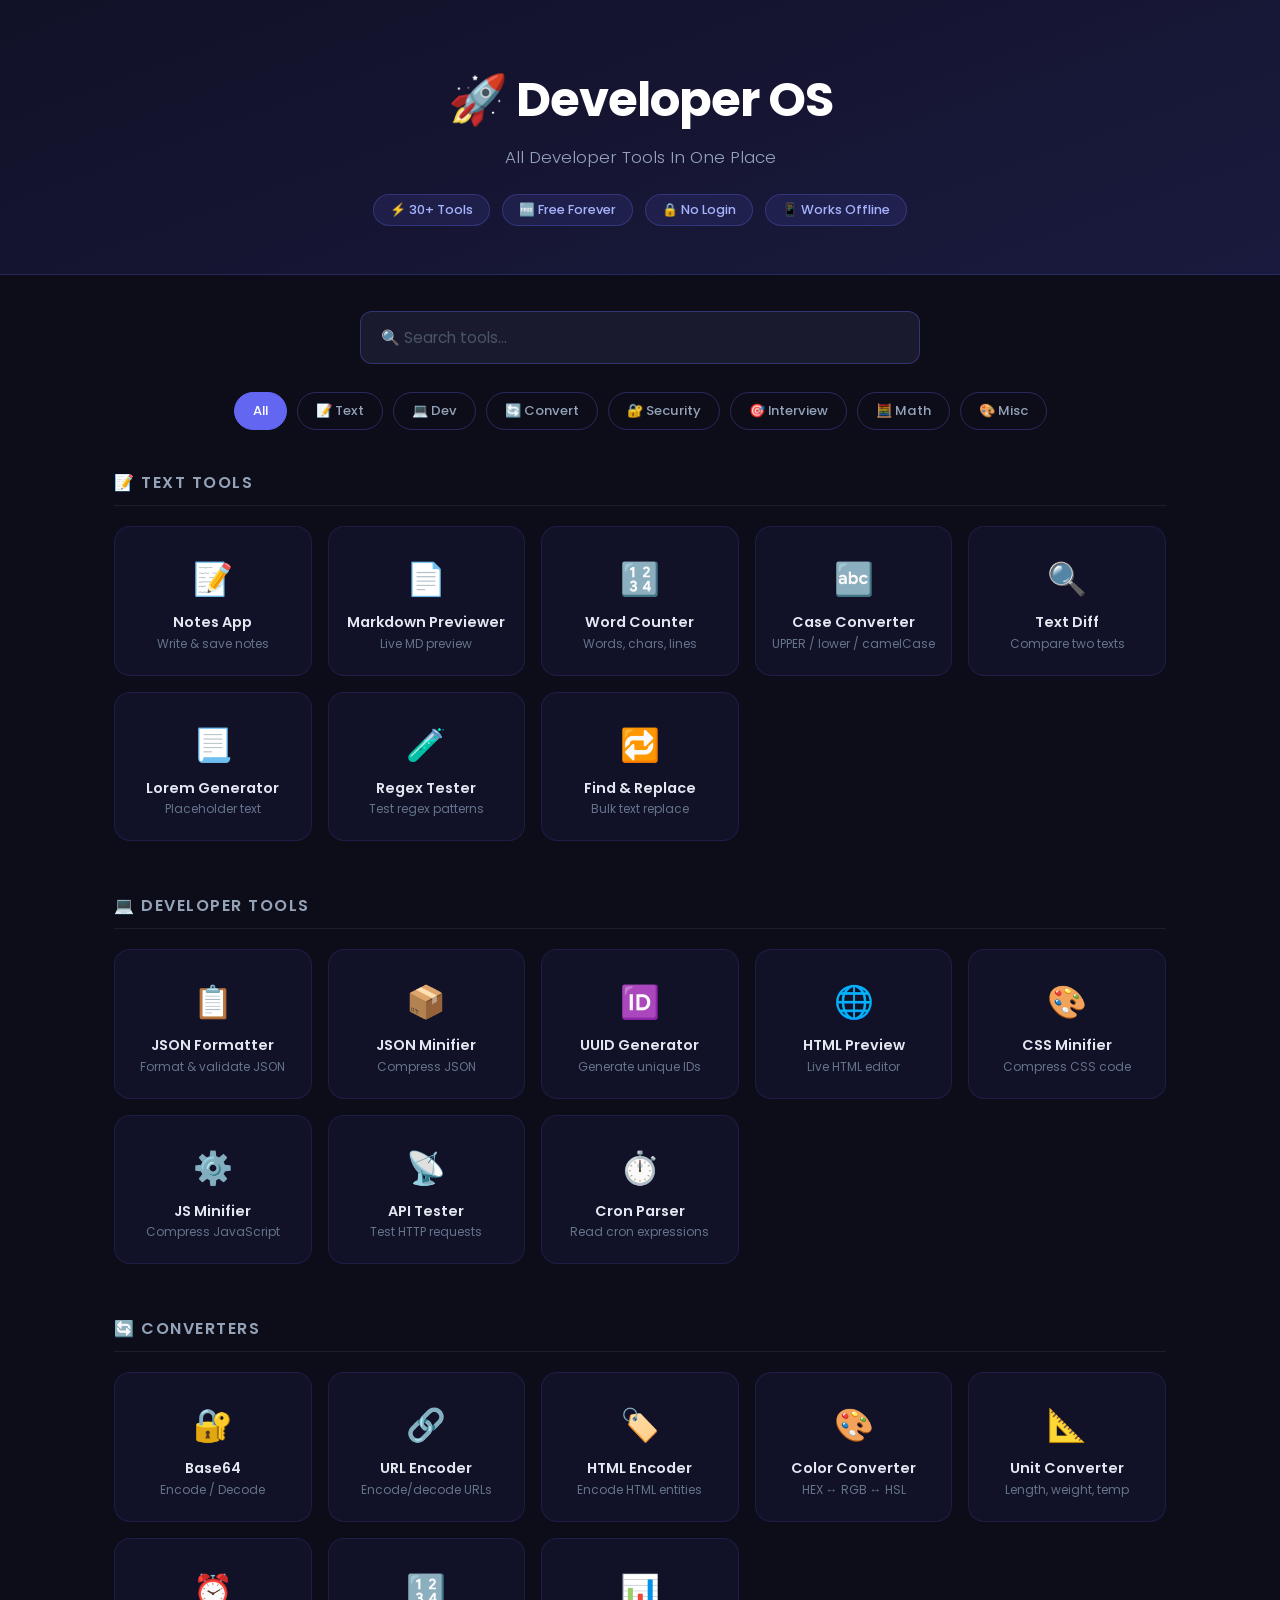
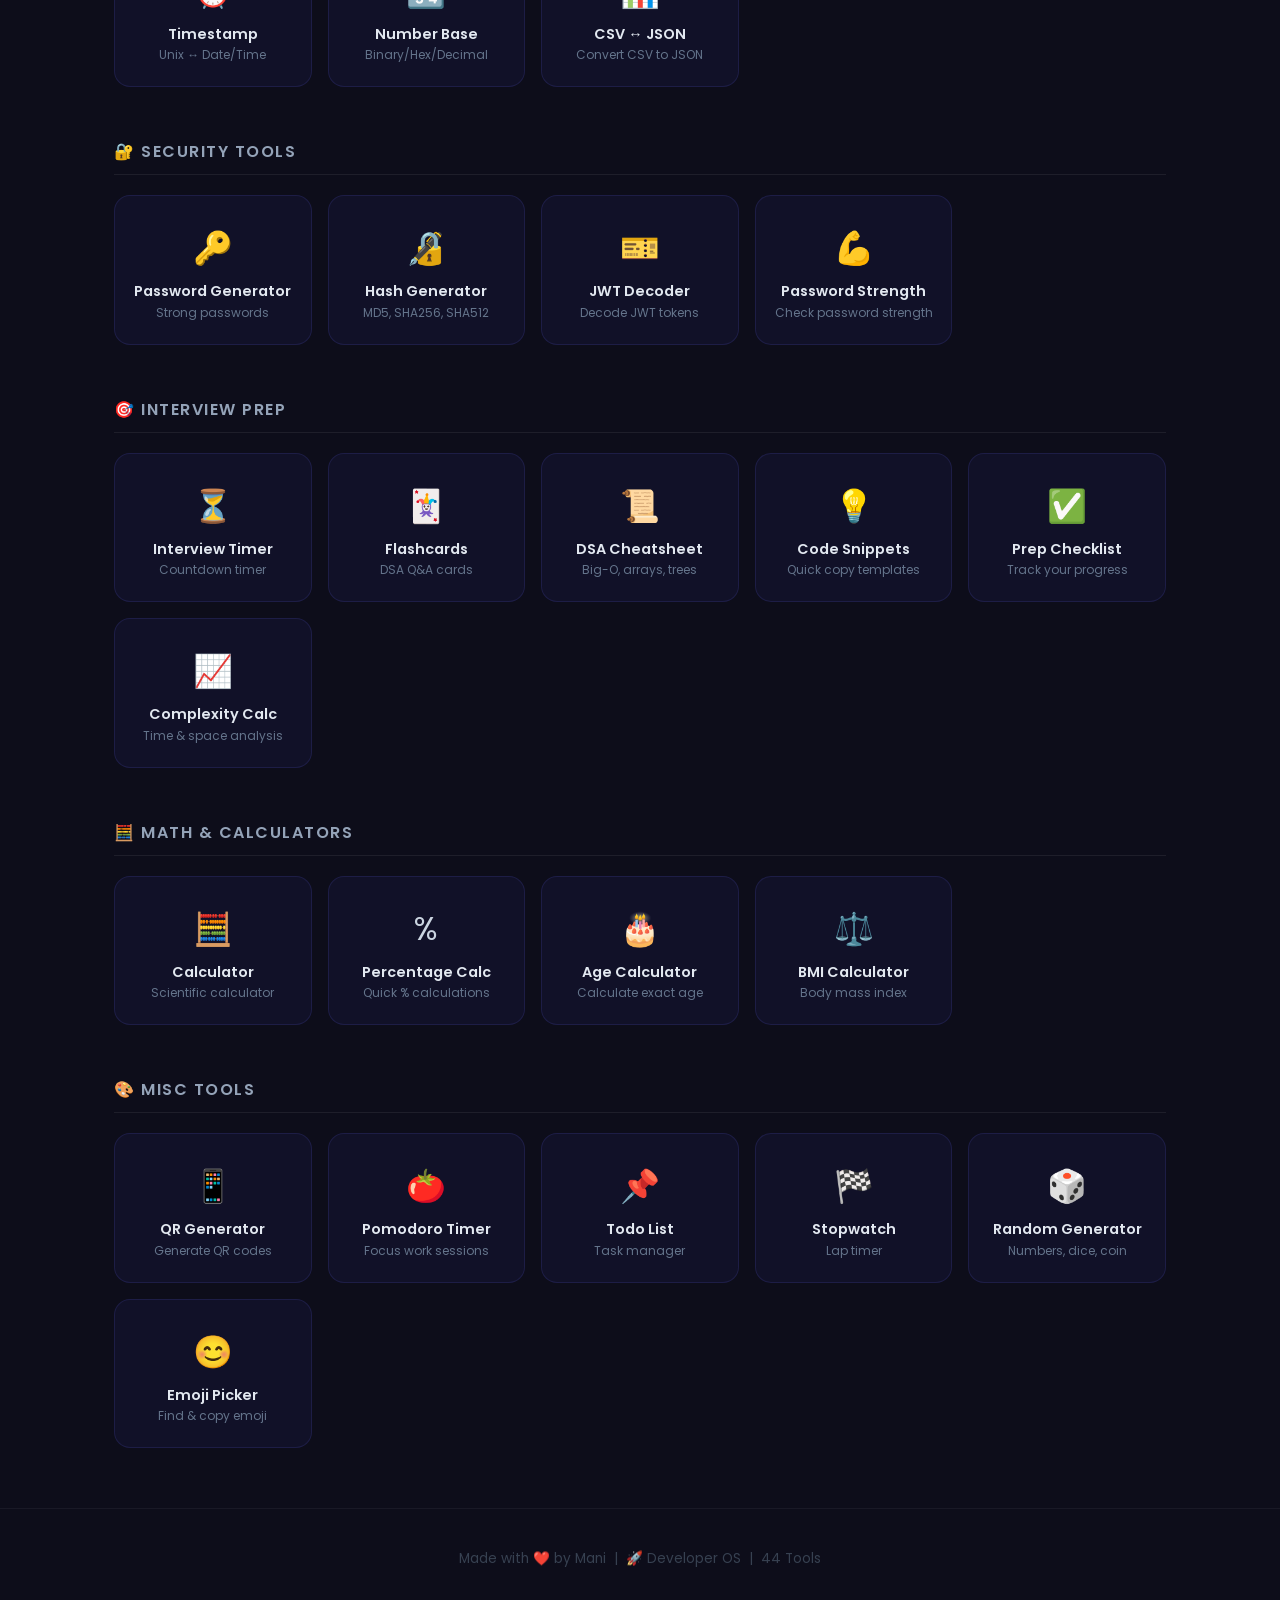
<file: index.html>
<html lang="en">
<head>
  <meta charset="UTF-8">
  <meta name="viewport" content="width=device-width, initial-scale=1.0">
  <title>Developer OS – All Tools</title>
  <link rel="stylesheet" href="style.css">
  <link href="https://fonts.googleapis.com/css2?family=Poppins:wght@300;400;500;600;700&display=swap" rel="stylesheet">
</head>
<body>

  <header>
    <div class="header-inner">
      <h1>🚀 Developer OS</h1>
      <p>All Developer Tools In One Place</p>
      <div class="stats-bar">
        <span>⚡ 30+ Tools</span>
        <span>🆓 Free Forever</span>
        <span>🔒 No Login</span>
        <span>📱 Works Offline</span>
      </div>
    </div>
  </header>

  <!-- Search Bar -->
  <div class="search-wrap">
    <input type="text" id="searchInput" placeholder="🔍 Search tools..." oninput="filterTools()" />
  </div>

  <!-- Category Filter -->
  <div class="filter-bar">
    <button class="filter-btn active" onclick="filterCategory('all', this)">All</button>
    <button class="filter-btn" onclick="filterCategory('text', this)">📝 Text</button>
    <button class="filter-btn" onclick="filterCategory('dev', this)">💻 Dev</button>
    <button class="filter-btn" onclick="filterCategory('convert', this)">🔄 Convert</button>
    <button class="filter-btn" onclick="filterCategory('security', this)">🔐 Security</button>
    <button class="filter-btn" onclick="filterCategory('interview', this)">🎯 Interview</button>
    <button class="filter-btn" onclick="filterCategory('math', this)">🧮 Math</button>
    <button class="filter-btn" onclick="filterCategory('misc', this)">🎨 Misc</button>
  </div>

  <!-- TEXT TOOLS -->
  <section class="category-section" data-cat="text">
    <h2 class="cat-title">📝 Text Tools</h2>
    <div class="tools-grid">
      <a href="pages/notes.html" class="card" data-name="notes app write save">
        <span class="card-icon">📝</span>
        <span class="card-label">Notes App</span>
        <span class="card-desc">Write &amp; save notes</span>
      </a>
      <a href="pages/markdown.html" class="card" data-name="markdown previewer live md">
        <span class="card-icon">📄</span>
        <span class="card-label">Markdown Previewer</span>
        <span class="card-desc">Live MD preview</span>
      </a>
      <a href="pages/word-counter.html" class="card" data-name="word counter character count lines">
        <span class="card-icon">🔢</span>
        <span class="card-label">Word Counter</span>
        <span class="card-desc">Words, chars, lines</span>
      </a>
      <a href="pages/text-case.html" class="card" data-name="text case converter uppercase lowercase camelcase">
        <span class="card-icon">🔤</span>
        <span class="card-label">Case Converter</span>
        <span class="card-desc">UPPER / lower / camelCase</span>
      </a>
      <a href="pages/diff.html" class="card" data-name="text diff compare difference">
        <span class="card-icon">🔍</span>
        <span class="card-label">Text Diff</span>
        <span class="card-desc">Compare two texts</span>
      </a>
      <a href="pages/lorem.html" class="card" data-name="lorem ipsum placeholder text generator">
        <span class="card-icon">📃</span>
        <span class="card-label">Lorem Generator</span>
        <span class="card-desc">Placeholder text</span>
      </a>
      <a href="pages/regex.html" class="card" data-name="regex tester regular expression pattern">
        <span class="card-icon">🧪</span>
        <span class="card-label">Regex Tester</span>
        <span class="card-desc">Test regex patterns</span>
      </a>
      <a href="pages/find-replace.html" class="card" data-name="find replace bulk text">
        <span class="card-icon">🔁</span>
        <span class="card-label">Find &amp; Replace</span>
        <span class="card-desc">Bulk text replace</span>
      </a>
    </div>
  </section>

  <!-- DEV TOOLS -->
  <section class="category-section" data-cat="dev">
    <h2 class="cat-title">💻 Developer Tools</h2>
    <div class="tools-grid">
      <a href="pages/json.html" class="card" data-name="json formatter beautify validate">
        <span class="card-icon">📋</span>
        <span class="card-label">JSON Formatter</span>
        <span class="card-desc">Format &amp; validate JSON</span>
      </a>
      <a href="pages/json-minify.html" class="card" data-name="json minify compress">
        <span class="card-icon">📦</span>
        <span class="card-label">JSON Minifier</span>
        <span class="card-desc">Compress JSON</span>
      </a>
      <a href="pages/uuid.html" class="card" data-name="uuid generator unique id">
        <span class="card-icon">🆔</span>
        <span class="card-label">UUID Generator</span>
        <span class="card-desc">Generate unique IDs</span>
      </a>
      <a href="pages/html-preview.html" class="card" data-name="html preview live editor">
        <span class="card-icon">🌐</span>
        <span class="card-label">HTML Preview</span>
        <span class="card-desc">Live HTML editor</span>
      </a>
      <a href="pages/css-minify.html" class="card" data-name="css minifier compress">
        <span class="card-icon">🎨</span>
        <span class="card-label">CSS Minifier</span>
        <span class="card-desc">Compress CSS code</span>
      </a>
      <a href="pages/js-minify.html" class="card" data-name="javascript minifier compress js">
        <span class="card-icon">⚙️</span>
        <span class="card-label">JS Minifier</span>
        <span class="card-desc">Compress JavaScript</span>
      </a>
      <a href="pages/api-tester.html" class="card" data-name="api tester http request rest get post">
        <span class="card-icon">📡</span>
        <span class="card-label">API Tester</span>
        <span class="card-desc">Test HTTP requests</span>
      </a>
      <a href="pages/cron.html" class="card" data-name="cron expression parser scheduler">
        <span class="card-icon">⏱️</span>
        <span class="card-label">Cron Parser</span>
        <span class="card-desc">Read cron expressions</span>
      </a>
    </div>
  </section>

  <!-- CONVERT TOOLS -->
  <section class="category-section" data-cat="convert">
    <h2 class="cat-title">🔄 Converters</h2>
    <div class="tools-grid">
      <a href="pages/base64.html" class="card" data-name="base64 encode decode convert">
        <span class="card-icon">🔐</span>
        <span class="card-label">Base64</span>
        <span class="card-desc">Encode / Decode</span>
      </a>
      <a href="pages/url-encode.html" class="card" data-name="url encode decode percent encoding">
        <span class="card-icon">🔗</span>
        <span class="card-label">URL Encoder</span>
        <span class="card-desc">Encode/decode URLs</span>
      </a>
      <a href="pages/html-encode.html" class="card" data-name="html entity encode decode">
        <span class="card-icon">🏷️</span>
        <span class="card-label">HTML Encoder</span>
        <span class="card-desc">Encode HTML entities</span>
      </a>
      <a href="pages/color.html" class="card" data-name="color palette converter hex rgb hsl">
        <span class="card-icon">🎨</span>
        <span class="card-label">Color Converter</span>
        <span class="card-desc">HEX ↔ RGB ↔ HSL</span>
      </a>
      <a href="pages/unit.html" class="card" data-name="unit converter length weight temperature">
        <span class="card-icon">📐</span>
        <span class="card-label">Unit Converter</span>
        <span class="card-desc">Length, weight, temp</span>
      </a>
      <a href="pages/timestamp.html" class="card" data-name="unix timestamp converter date time epoch">
        <span class="card-icon">⏰</span>
        <span class="card-label">Timestamp</span>
        <span class="card-desc">Unix ↔ Date/Time</span>
      </a>
      <a href="pages/number-base.html" class="card" data-name="number base binary hex decimal octal converter">
        <span class="card-icon">🔢</span>
        <span class="card-label">Number Base</span>
        <span class="card-desc">Binary/Hex/Decimal</span>
      </a>
      <a href="pages/csv-json.html" class="card" data-name="csv json converter table data">
        <span class="card-icon">📊</span>
        <span class="card-label">CSV ↔ JSON</span>
        <span class="card-desc">Convert CSV to JSON</span>
      </a>
    </div>
  </section>

  <!-- SECURITY TOOLS -->
  <section class="category-section" data-cat="security">
    <h2 class="cat-title">🔐 Security Tools</h2>
    <div class="tools-grid">
      <a href="pages/password.html" class="card" data-name="password generator strong secure">
        <span class="card-icon">🔑</span>
        <span class="card-label">Password Generator</span>
        <span class="card-desc">Strong passwords</span>
      </a>
      <a href="pages/hash.html" class="card" data-name="hash generator md5 sha256 sha512">
        <span class="card-icon">🔏</span>
        <span class="card-label">Hash Generator</span>
        <span class="card-desc">MD5, SHA256, SHA512</span>
      </a>
      <a href="pages/jwt.html" class="card" data-name="jwt decoder json web token">
        <span class="card-icon">🎫</span>
        <span class="card-label">JWT Decoder</span>
        <span class="card-desc">Decode JWT tokens</span>
      </a>
      <a href="pages/password-strength.html" class="card" data-name="password strength checker meter">
        <span class="card-icon">💪</span>
        <span class="card-label">Password Strength</span>
        <span class="card-desc">Check password strength</span>
      </a>
    </div>
  </section>

  <!-- INTERVIEW PREP -->
  <section class="category-section" data-cat="interview">
    <h2 class="cat-title">🎯 Interview Prep</h2>
    <div class="tools-grid">
      <a href="pages/timer.html" class="card" data-name="interview timer countdown practice">
        <span class="card-icon">⏳</span>
        <span class="card-label">Interview Timer</span>
        <span class="card-desc">Countdown timer</span>
      </a>
      <a href="pages/flashcards.html" class="card" data-name="flashcards study dsa questions answers">
        <span class="card-icon">🃏</span>
        <span class="card-label">Flashcards</span>
        <span class="card-desc">DSA Q&amp;A cards</span>
      </a>
      <a href="pages/cheatsheet.html" class="card" data-name="dsa cheatsheet big o complexity data structures">
        <span class="card-icon">📜</span>
        <span class="card-label">DSA Cheatsheet</span>
        <span class="card-desc">Big-O, arrays, trees</span>
      </a>
      <a href="pages/snippets.html" class="card" data-name="code snippets templates interview boilerplate">
        <span class="card-icon">💡</span>
        <span class="card-label">Code Snippets</span>
        <span class="card-desc">Quick copy templates</span>
      </a>
      <a href="pages/checklist.html" class="card" data-name="interview checklist preparation track progress">
        <span class="card-icon">✅</span>
        <span class="card-label">Prep Checklist</span>
        <span class="card-desc">Track your progress</span>
      </a>
      <a href="pages/complexity.html" class="card" data-name="time space complexity calculator big o analysis">
        <span class="card-icon">📈</span>
        <span class="card-label">Complexity Calc</span>
        <span class="card-desc">Time &amp; space analysis</span>
      </a>
    </div>
  </section>

  <!-- MATH TOOLS -->
  <section class="category-section" data-cat="math">
    <h2 class="cat-title">🧮 Math &amp; Calculators</h2>
    <div class="tools-grid">
      <a href="pages/calculator.html" class="card" data-name="calculator basic scientific math">
        <span class="card-icon">🧮</span>
        <span class="card-label">Calculator</span>
        <span class="card-desc">Scientific calculator</span>
      </a>
      <a href="pages/percentage.html" class="card" data-name="percentage calculator percent">
        <span class="card-icon">%</span>
        <span class="card-label">Percentage Calc</span>
        <span class="card-desc">Quick % calculations</span>
      </a>
      <a href="pages/age.html" class="card" data-name="age calculator date of birth dob">
        <span class="card-icon">🎂</span>
        <span class="card-label">Age Calculator</span>
        <span class="card-desc">Calculate exact age</span>
      </a>
      <a href="pages/bmi.html" class="card" data-name="bmi calculator body mass index health">
        <span class="card-icon">⚖️</span>
        <span class="card-label">BMI Calculator</span>
        <span class="card-desc">Body mass index</span>
      </a>
    </div>
  </section>

  <!-- MISC TOOLS -->
  <section class="category-section" data-cat="misc">
    <h2 class="cat-title">🎨 Misc Tools</h2>
    <div class="tools-grid">
      <a href="pages/qr.html" class="card" data-name="qr code generator scan">
        <span class="card-icon">📱</span>
        <span class="card-label">QR Generator</span>
        <span class="card-desc">Generate QR codes</span>
      </a>
      <a href="pages/pomodoro.html" class="card" data-name="pomodoro timer focus productivity work">
        <span class="card-icon">🍅</span>
        <span class="card-label">Pomodoro Timer</span>
        <span class="card-desc">Focus work sessions</span>
      </a>
      <a href="pages/todo.html" class="card" data-name="todo list task manager organize">
        <span class="card-icon">📌</span>
        <span class="card-label">Todo List</span>
        <span class="card-desc">Task manager</span>
      </a>
      <a href="pages/stopwatch.html" class="card" data-name="stopwatch timer lap track time">
        <span class="card-icon">🏁</span>
        <span class="card-label">Stopwatch</span>
        <span class="card-desc">Lap timer</span>
      </a>
      <a href="pages/random.html" class="card" data-name="random number generator dice coin flip">
        <span class="card-icon">🎲</span>
        <span class="card-label">Random Generator</span>
        <span class="card-desc">Numbers, dice, coin</span>
      </a>
      <a href="pages/emoji.html" class="card" data-name="emoji picker search copy paste">
        <span class="card-icon">😊</span>
        <span class="card-label">Emoji Picker</span>
        <span class="card-desc">Find &amp; copy emoji</span>
      </a>
    </div>
  </section>

  <div id="no-results" style="display:none; text-align:center; padding:60px 20px; color:#6b7280;">
    <p style="font-size:2rem;">🔍</p>
    <p style="margin-top:12px; font-family:'Poppins',sans-serif;">No tools found. Try a different keyword.</p>
  </div>

  <footer>
    <p>Made with ❤️ by Mani &nbsp;|&nbsp; 🚀 Developer OS &nbsp;|&nbsp; <span id="tool-count"></span> Tools</p>
  </footer>

  <script>
    document.getElementById('tool-count').textContent = document.querySelectorAll('.card').length;

    function filterCategory(cat, btn) {
      document.querySelectorAll('.filter-btn').forEach(b => b.classList.remove('active'));
      btn.classList.add('active');
      document.getElementById('searchInput').value = '';
      document.querySelectorAll('.category-section').forEach(sec => {
        sec.style.display = (cat === 'all' || sec.dataset.cat === cat) ? 'block' : 'none';
      });
      document.querySelectorAll('.card').forEach(c => c.style.display = 'flex');
      document.getElementById('no-results').style.display = 'none';
    }

    function filterTools() {
      const query = document.getElementById('searchInput').value.toLowerCase();
      document.querySelectorAll('.filter-btn').forEach(b => b.classList.remove('active'));
      document.querySelector('.filter-btn').classList.add('active');
      let anyVisible = false;
      document.querySelectorAll('.category-section').forEach(section => {
        let sectionHasVisible = false;
        section.querySelectorAll('.card').forEach(card => {
          const name = (card.dataset.name || '') + ' ' + (card.querySelector('.card-label')?.textContent || '');
          const show = !query || name.toLowerCase().includes(query);
          card.style.display = show ? 'flex' : 'none';
          if (show) { sectionHasVisible = true; anyVisible = true; }
        });
        section.style.display = sectionHasVisible ? 'block' : 'none';
      });
      document.getElementById('no-results').style.display = anyVisible ? 'none' : 'block';
    }
  </script>

</body>
</html>
</file>
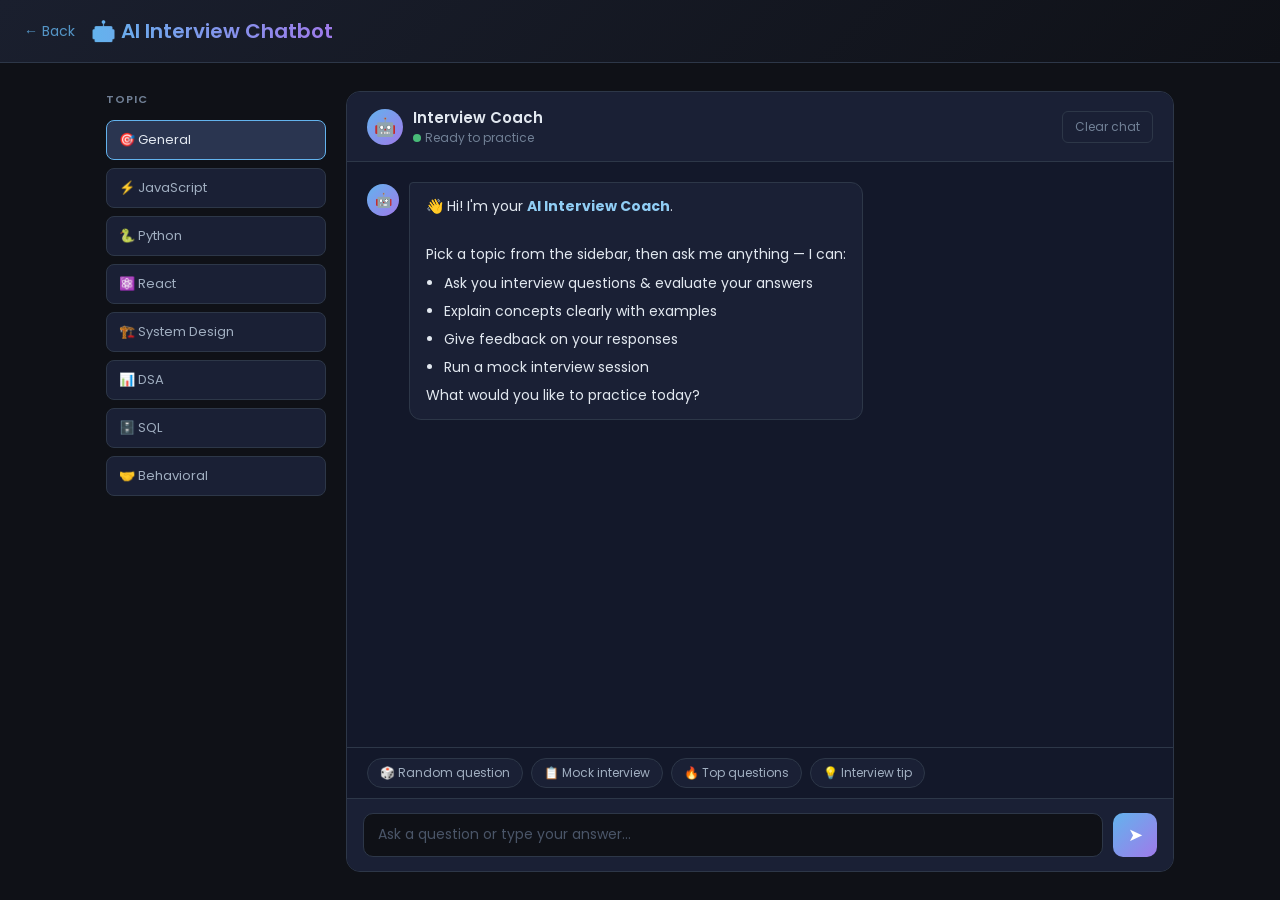
<file: pages/ai-chatbot.html>
<html lang="en">
<head>
  <meta charset="UTF-8" />
  <meta name="viewport" content="width=device-width, initial-scale=1.0"/>
  <title>AI Interview Chatbot – Developer OS</title>
  <link href="https://fonts.googleapis.com/css2?family=Poppins:wght@300;400;500;600;700&display=swap" rel="stylesheet"/>
  <style>
    *, *::before, *::after { box-sizing: border-box; margin: 0; padding: 0; }

    body {
      font-family: 'Poppins', sans-serif;
      background: #0f1117;
      color: #e2e8f0;
      min-height: 100vh;
      display: flex;
      flex-direction: column;
    }

    /* ── Header ── */
    header {
      background: linear-gradient(135deg, #1a1f2e, #0f1117);
      border-bottom: 1px solid #2d3748;
      padding: 16px 24px;
      display: flex;
      align-items: center;
      gap: 16px;
    }
    header a {
      color: #63b3ed;
      text-decoration: none;
      font-size: 14px;
      opacity: 0.8;
      transition: opacity 0.2s;
    }
    header a:hover { opacity: 1; }
    header .title {
      font-size: 20px;
      font-weight: 600;
      background: linear-gradient(90deg, #63b3ed, #9f7aea);
      -webkit-background-clip: text;
      -webkit-text-fill-color: transparent;
    }

    /* ── Layout ── */
    .container {
      display: flex;
      flex: 1;
      gap: 0;
      max-width: 1100px;
      margin: 28px auto;
      width: 100%;
      padding: 0 16px;
    }

    /* ── Sidebar ── */
    .sidebar {
      width: 220px;
      flex-shrink: 0;
      display: flex;
      flex-direction: column;
      gap: 8px;
      margin-right: 20px;
    }
    .sidebar-label {
      font-size: 11px;
      font-weight: 600;
      letter-spacing: 0.1em;
      color: #718096;
      text-transform: uppercase;
      margin-bottom: 4px;
    }
    .topic-btn {
      background: #1a2035;
      border: 1px solid #2d3748;
      border-radius: 8px;
      color: #a0aec0;
      padding: 9px 12px;
      font-size: 13px;
      font-family: 'Poppins', sans-serif;
      cursor: pointer;
      text-align: left;
      transition: all 0.2s;
    }
    .topic-btn:hover, .topic-btn.active {
      background: #2a3550;
      border-color: #63b3ed;
      color: #e2e8f0;
    }

    /* ── Chat area ── */
    .chat-area {
      flex: 1;
      display: flex;
      flex-direction: column;
      background: #13182a;
      border: 1px solid #2d3748;
      border-radius: 14px;
      overflow: hidden;
    }

    .chat-header {
      background: #1a2035;
      padding: 14px 20px;
      border-bottom: 1px solid #2d3748;
      display: flex;
      align-items: center;
      justify-content: space-between;
    }
    .chat-header .info {
      display: flex;
      align-items: center;
      gap: 10px;
    }
    .bot-avatar {
      width: 36px; height: 36px;
      border-radius: 50%;
      background: linear-gradient(135deg, #63b3ed, #9f7aea);
      display: flex; align-items: center; justify-content: center;
      font-size: 18px;
    }
    .chat-header h2 { font-size: 15px; font-weight: 600; }
    .chat-header p  { font-size: 12px; color: #718096; }
    .status-dot {
      width: 8px; height: 8px;
      background: #48bb78;
      border-radius: 50%;
      display: inline-block;
      margin-right: 4px;
    }

    #clear-btn {
      background: transparent;
      border: 1px solid #2d3748;
      color: #718096;
      border-radius: 6px;
      padding: 6px 12px;
      font-size: 12px;
      cursor: pointer;
      font-family: 'Poppins', sans-serif;
      transition: all 0.2s;
    }
    #clear-btn:hover { border-color: #e53e3e; color: #e53e3e; }

    /* ── Messages ── */
    #messages {
      flex: 1;
      overflow-y: auto;
      padding: 20px;
      display: flex;
      flex-direction: column;
      gap: 16px;
      scroll-behavior: smooth;
    }
    #messages::-webkit-scrollbar { width: 4px; }
    #messages::-webkit-scrollbar-track { background: transparent; }
    #messages::-webkit-scrollbar-thumb { background: #2d3748; border-radius: 4px; }

    .message {
      display: flex;
      gap: 10px;
      animation: fadeIn 0.3s ease;
    }
    @keyframes fadeIn { from { opacity: 0; transform: translateY(8px); } to { opacity: 1; transform: translateY(0); } }

    .message.user { flex-direction: row-reverse; }

    .avatar {
      width: 32px; height: 32px; border-radius: 50%;
      display: flex; align-items: center; justify-content: center;
      font-size: 14px; flex-shrink: 0; margin-top: 2px;
    }
    .avatar.bot  { background: linear-gradient(135deg, #63b3ed, #9f7aea); }
    .avatar.user { background: linear-gradient(135deg, #f6ad55, #f56565); }

    .bubble {
      max-width: 75%;
      padding: 12px 16px;
      border-radius: 12px;
      font-size: 14px;
      line-height: 1.7;
    }
    .message.bot  .bubble { background: #1a2035; border: 1px solid #2d3748; border-top-left-radius: 4px; }
    .message.user .bubble { background: linear-gradient(135deg, #2b4a8a, #3b2f6e); border-top-right-radius: 4px; }

    .bubble strong { color: #90cdf4; }
    .bubble ul { padding-left: 18px; margin-top: 6px; }
    .bubble li { margin-bottom: 4px; }

    .typing-indicator {
      display: flex; gap: 4px; padding: 6px 0;
    }
    .typing-indicator span {
      width: 7px; height: 7px; border-radius: 50%;
      background: #63b3ed; display: block;
      animation: bounce 1.2s infinite;
    }
    .typing-indicator span:nth-child(2) { animation-delay: 0.2s; }
    .typing-indicator span:nth-child(3) { animation-delay: 0.4s; }
    @keyframes bounce {
      0%, 80%, 100% { transform: translateY(0); }
      40%            { transform: translateY(-6px); }
    }

    /* ── Quick prompts ── */
    .quick-prompts {
      padding: 10px 20px;
      display: flex;
      gap: 8px;
      flex-wrap: wrap;
      border-top: 1px solid #2d3748;
    }
    .quick-btn {
      background: #1a2035;
      border: 1px solid #2d3748;
      border-radius: 20px;
      color: #a0aec0;
      padding: 5px 12px;
      font-size: 12px;
      cursor: pointer;
      font-family: 'Poppins', sans-serif;
      transition: all 0.2s;
      white-space: nowrap;
    }
    .quick-btn:hover { background: #2a3550; color: #e2e8f0; border-color: #63b3ed; }

    /* ── Input ── */
    .input-bar {
      padding: 14px 16px;
      border-top: 1px solid #2d3748;
      display: flex;
      gap: 10px;
      background: #1a2035;
    }
    #user-input {
      flex: 1;
      background: #0f1117;
      border: 1px solid #2d3748;
      border-radius: 10px;
      color: #e2e8f0;
      font-family: 'Poppins', sans-serif;
      font-size: 14px;
      padding: 10px 14px;
      resize: none;
      outline: none;
      transition: border-color 0.2s;
      min-height: 44px;
      max-height: 120px;
    }
    #user-input:focus { border-color: #63b3ed; }
    #user-input::placeholder { color: #4a5568; }

    #send-btn {
      background: linear-gradient(135deg, #63b3ed, #9f7aea);
      border: none;
      border-radius: 10px;
      color: white;
      width: 44px; height: 44px;
      display: flex; align-items: center; justify-content: center;
      cursor: pointer;
      font-size: 18px;
      transition: opacity 0.2s;
      flex-shrink: 0;
    }
    #send-btn:hover { opacity: 0.85; }
    #send-btn:disabled { opacity: 0.4; cursor: not-allowed; }

    @media (max-width: 700px) {
      .container { flex-direction: column; }
      .sidebar { width: 100%; flex-direction: row; flex-wrap: wrap; margin-right: 0; margin-bottom: 12px; }
      .sidebar-label { width: 100%; }
      .topic-btn { flex: 1 1 auto; text-align: center; font-size: 12px; padding: 7px 8px; }
    }
  </style>
</head>
<body>

<header>
  <a href="../index.html">← Back</a>
  <div class="title">🤖 AI Interview Chatbot</div>
</header>

<div class="container">

  <!-- Sidebar: topic selector -->
  <div class="sidebar">
    <div class="sidebar-label">Topic</div>
    <button class="topic-btn active" data-topic="General">🎯 General</button>
    <button class="topic-btn" data-topic="JavaScript">⚡ JavaScript</button>
    <button class="topic-btn" data-topic="Python">🐍 Python</button>
    <button class="topic-btn" data-topic="React">⚛️ React</button>
    <button class="topic-btn" data-topic="System Design">🏗️ System Design</button>
    <button class="topic-btn" data-topic="DSA">📊 DSA</button>
    <button class="topic-btn" data-topic="SQL">🗄️ SQL</button>
    <button class="topic-btn" data-topic="Behavioral">🤝 Behavioral</button>
  </div>

  <!-- Chat area -->
  <div class="chat-area">
    <div class="chat-header">
      <div class="info">
        <div class="bot-avatar">🤖</div>
        <div>
          <h2>Interview Coach</h2>
          <p><span class="status-dot"></span>Ready to practice</p>
        </div>
      </div>
      <button id="clear-btn">Clear chat</button>
    </div>

    <div id="messages">
      <div class="message bot">
        <div class="avatar bot">🤖</div>
        <div class="bubble">
          👋 Hi! I'm your <strong>AI Interview Coach</strong>.<br><br>
          Pick a topic from the sidebar, then ask me anything — I can:
          <ul>
            <li>Ask you interview questions & evaluate your answers</li>
            <li>Explain concepts clearly with examples</li>
            <li>Give feedback on your responses</li>
            <li>Run a mock interview session</li>
          </ul>
          What would you like to practice today?
        </div>
      </div>
    </div>

    <div class="quick-prompts">
      <button class="quick-btn" data-msg="Ask me a mock interview question on my selected topic.">🎲 Random question</button>
      <button class="quick-btn" data-msg="Start a 5-question mock interview on my selected topic.">📋 Mock interview</button>
      <button class="quick-btn" data-msg="What are the most commonly asked interview questions for my selected topic?">🔥 Top questions</button>
      <button class="quick-btn" data-msg="Give me a tip to improve my interview answers.">💡 Interview tip</button>
    </div>

    <div class="input-bar">
      <textarea id="user-input" placeholder="Ask a question or type your answer…" rows="1"></textarea>
      <button id="send-btn">➤</button>
    </div>
  </div>

</div>

<script>
  const SYSTEM_PROMPT = `You are an expert technical interview coach helping developers prepare for job interviews. 
Your role is to:
- Ask realistic interview questions appropriate for the selected topic
- Evaluate user answers and give constructive feedback (strengths + improvements)
- Explain concepts clearly with code examples when needed
- Be encouraging but honest about gaps in knowledge
- Keep responses concise and well-structured
- Use markdown-style formatting (bold key terms with **)
- When running mock interviews, track question count and give a final score/feedback at the end

Current topic: {TOPIC}

Always adapt your questions and explanations to match the "{TOPIC}" domain.`;

  let selectedTopic = 'General';
  let history = [];

  // Topic buttons
  document.querySelectorAll('.topic-btn').forEach(btn => {
    btn.addEventListener('click', () => {
      document.querySelectorAll('.topic-btn').forEach(b => b.classList.remove('active'));
      btn.classList.add('active');
      selectedTopic = btn.dataset.topic;
    });
  });

  // Quick prompt buttons
  document.querySelectorAll('.quick-btn').forEach(btn => {
    btn.addEventListener('click', () => sendMessage(btn.dataset.msg));
  });

  // Send on Enter (shift+enter = newline)
  document.getElementById('user-input').addEventListener('keydown', e => {
    if (e.key === 'Enter' && !e.shiftKey) {
      e.preventDefault();
      sendMessage();
    }
  });

  document.getElementById('send-btn').addEventListener('click', () => sendMessage());
  document.getElementById('clear-btn').addEventListener('click', clearChat);

  function clearChat() {
    history = [];
    const msgs = document.getElementById('messages');
    msgs.innerHTML = `
      <div class="message bot">
        <div class="avatar bot">🤖</div>
        <div class="bubble">Chat cleared! Ready to practice <strong>${selectedTopic}</strong>. What would you like to work on?</div>
      </div>`;
  }

  function appendMessage(role, text) {
    const msgs = document.getElementById('messages');
    const div = document.createElement('div');
    div.className = `message ${role}`;
    const avatar = role === 'bot' ? '🤖' : '👤';
    div.innerHTML = `
      <div class="avatar ${role}">${avatar}</div>
      <div class="bubble">${formatText(text)}</div>`;
    msgs.appendChild(div);
    msgs.scrollTop = msgs.scrollHeight;
    return div;
  }

  function appendTyping() {
    const msgs = document.getElementById('messages');
    const div = document.createElement('div');
    div.className = 'message bot';
    div.id = 'typing';
    div.innerHTML = `
      <div class="avatar bot">🤖</div>
      <div class="bubble">
        <div class="typing-indicator">
          <span></span><span></span><span></span>
        </div>
      </div>`;
    msgs.appendChild(div);
    msgs.scrollTop = msgs.scrollHeight;
  }

  function removeTyping() {
    const t = document.getElementById('typing');
    if (t) t.remove();
  }

  function formatText(text) {
    return text
      .replace(/\*\*(.*?)\*\*/g, '<strong>$1</strong>')
      .replace(/`([^`]+)`/g, '<code style="background:#0f1117;padding:2px 6px;border-radius:4px;font-size:13px;color:#f6ad55">$1</code>')
      .replace(/\n/g, '<br>');
  }

  async function sendMessage(overrideText) {
    const input = document.getElementById('user-input');
    const text = overrideText || input.value.trim();
    if (!text) return;

    input.value = '';
    input.style.height = 'auto';

    appendMessage('user', text);

    history.push({ role: 'user', content: text });

    document.getElementById('send-btn').disabled = true;
    appendTyping();

    try {
      const systemPrompt = SYSTEM_PROMPT.replace(/\{TOPIC\}/g, selectedTopic);

      const response = await fetch('https://api.anthropic.com/v1/messages', {
        method: 'POST',
        headers: { 'Content-Type': 'application/json' },
        body: JSON.stringify({
          model: 'claude-sonnet-4-6',
          max_tokens: 1000,
          system: systemPrompt,
          messages: history
        })
      });

      const data = await response.json();
      const reply = data.content?.[0]?.text || 'Sorry, I could not get a response. Please try again.';

      removeTyping();
      appendMessage('bot', reply);
      history.push({ role: 'assistant', content: reply });

    } catch (err) {
      removeTyping();
      appendMessage('bot', '⚠️ Connection error. Please check your internet and try again.');
    }

    document.getElementById('send-btn').disabled = false;
  }

  // Auto-resize textarea
  document.getElementById('user-input').addEventListener('input', function () {
    this.style.height = 'auto';
    this.style.height = Math.min(this.scrollHeight, 120) + 'px';
  });
</script>
</body>
</html>
</file>
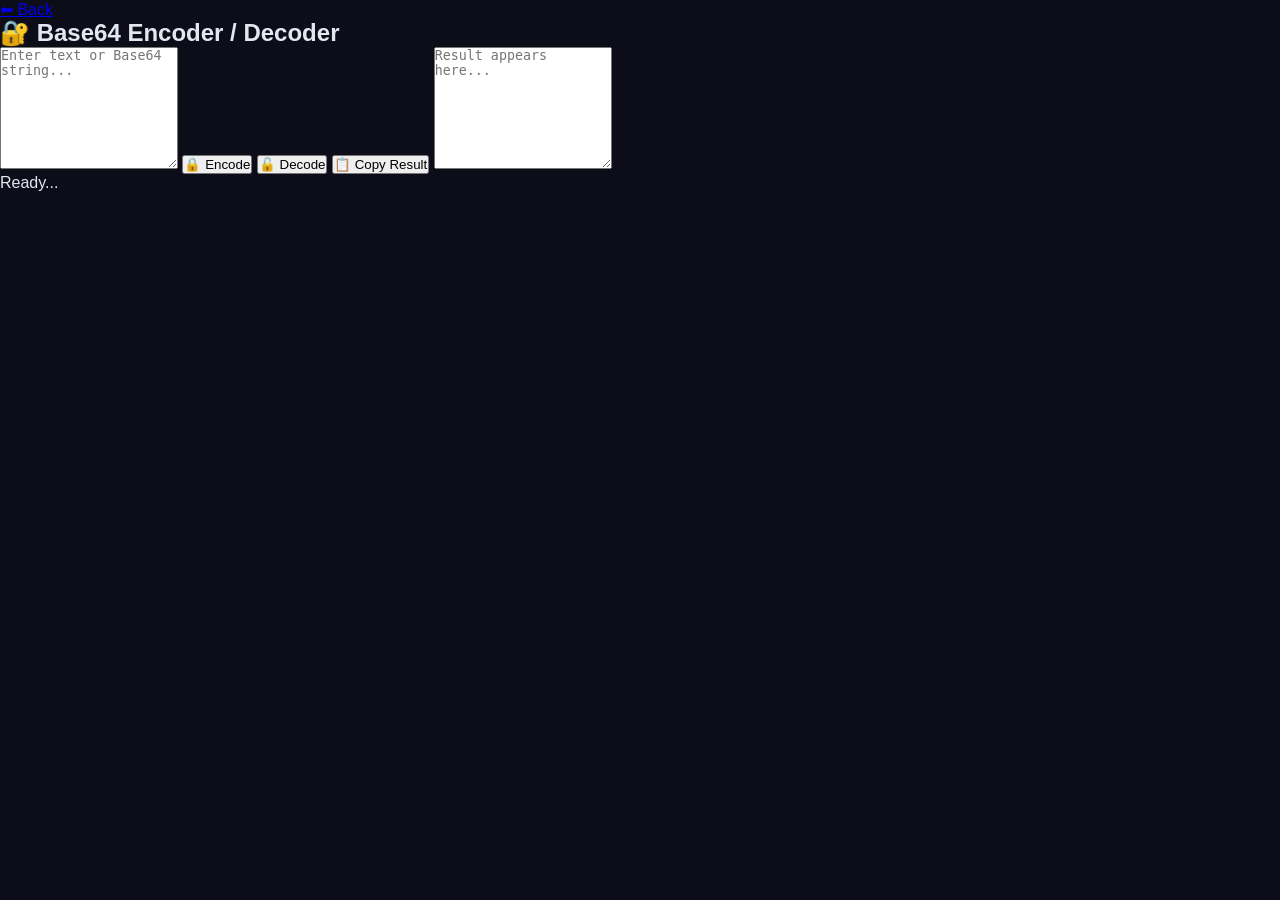
<file: pages/base64.html>
<html lang="en">
<head>
<meta charset="UTF-8">
<meta name="viewport" content="width=device-width, initial-scale=1.0">
<title>Base64 Encoder Decoder | Developer OS</title>

<link rel="stylesheet" href="../style.css">
</head>
<body>

<div class="tool-container">

<a href="../index.html" class="back-btn">
⬅ Back
</a>

<h2>🔐 Base64 Encoder / Decoder</h2>

<textarea
id="inputText"
rows="8"
placeholder="Enter text or Base64 string..."
></textarea>

<button onclick="encodeText()">
🔒 Encode
</button>

<button onclick="decodeText()">
🔓 Decode
</button>

<button onclick="copyResult()">
📋 Copy Result
</button>

<textarea
id="outputText"
rows="8"
placeholder="Result appears here..."
readonly
></textarea>

<div
id="status"
class="result"
>
Ready...
</div>

</div>

<script>

function encodeText(){

const input =
document.getElementById(
"inputText"
).value;

try{

const encoded =
btoa(input);

document.getElementById(
"outputText"
).value =
encoded;

document.getElementById(
"status"
).innerHTML =
"✅ Encoded Successfully";

}
catch(error){

document.getElementById(
"status"
).innerHTML =
"❌ Encoding Failed";

}

}

function decodeText(){

const input =
document.getElementById(
"inputText"
).value;

try{

const decoded =
atob(input);

document.getElementById(
"outputText"
).value =
decoded;

document.getElementById(
"status"
).innerHTML =
"✅ Decoded Successfully";

}
catch(error){

document.getElementById(
"status"
).innerHTML =
"❌ Invalid Base64 String";

}

}

function copyResult(){

const output =
document.getElementById(
"outputText"
);

if(output.value === ""){

alert("Nothing to copy");

return;

}

navigator.clipboard.writeText(
output.value
);

alert("Copied Successfully!");

}
  *, *::before, *::after { box-sizing: border-box; margin: 0; padding: 0; }
:root {
  --bg: #0d0f14; --surface: #161a23; --border: #252a36;
  --accent: #6c63ff; --accent2: #00d9a6;
  --text: #e2e8f0; --muted: #7a8498; --card-bg: #1a1f2e;
  --danger: #ff5e7a; --success: #00d9a6;
}
body { font-family: 'Inter', sans-serif; background: var(--bg); color: var(--text); min-height: 100vh; }
a { color: var(--accent); text-decoration: none; }

.page-header {
  display: flex; align-items: center; gap: 14px;
  padding: 20px 24px; border-bottom: 1px solid var(--border);
  background: var(--surface);
}
.back-btn {
  display: flex; align-items: center; gap: 6px;
  color: var(--muted); font-size: 0.82rem; font-weight: 500;
  padding: 6px 12px; border: 1px solid var(--border);
  border-radius: 7px; transition: color 0.15s, border-color 0.15s;
  text-decoration: none;
}
.back-btn:hover { color: var(--text); border-color: var(--accent); }
.page-title { font-size: 1rem; font-weight: 600; }

.container { max-width: 860px; margin: 0 auto; padding: 32px 20px 60px; }

label { display: block; font-size: 0.8rem; color: var(--muted); margin-bottom: 6px; font-weight: 500; }
textarea, input[type=text], input[type=number], select {
  width: 100%; padding: 11px 14px;
  background: var(--surface); border: 1px solid var(--border);
  border-radius: 8px; color: var(--text);
  font-family: 'JetBrains Mono', monospace; font-size: 0.85rem;
  outline: none; resize: vertical; transition: border-color 0.18s;
}
textarea:focus, input:focus, select:focus { border-color: var(--accent); }
textarea { line-height: 1.6; min-height: 140px; }

.row { display: flex; gap: 12px; flex-wrap: wrap; }
.col { flex: 1; min-width: 200px; }

.btn {
  display: inline-flex; align-items: center; gap: 7px;
  padding: 10px 18px; border-radius: 8px; border: none;
  font-size: 0.85rem; font-weight: 600; cursor: pointer;
  transition: opacity 0.15s, transform 0.15s; font-family: 'Inter', sans-serif;
}
.btn:hover { opacity: 0.85; transform: translateY(-1px); }
.btn:active { transform: translateY(0); }
.btn-primary { background: var(--accent); color: #fff; }
.btn-secondary { background: var(--surface); color: var(--text); border: 1px solid var(--border); }
.btn-success { background: var(--success); color: #0d0f14; }
.btn-danger { background: var(--danger); color: #fff; }

.output-box {
  background: var(--surface); border: 1px solid var(--border);
  border-radius: 8px; padding: 14px; margin-top: 16px;
  font-family: 'JetBrains Mono', monospace; font-size: 0.82rem;
  line-height: 1.7; white-space: pre-wrap; word-break: break-all;
  min-height: 60px;
}
.output-box.success-border { border-color: var(--success); }
.output-box.error-border { border-color: var(--danger); }

.badge { display: inline-block; padding: 2px 8px; border-radius: 4px; font-size: 0.72rem; font-weight: 600; font-family: 'JetBrains Mono', monospace; }
.badge-purple { background: rgba(108,99,255,0.18); color: var(--accent); }
.badge-green  { background: rgba(0,217,166,0.15); color: var(--accent2); }
.badge-red    { background: rgba(255,94,122,0.15); color: var(--danger); }

.divider { height: 1px; background: var(--border); margin: 24px 0; }
.mt { margin-top: 16px; }
.mb { margin-bottom: 16px; }
.flex { display: flex; gap: 10px; align-items: center; flex-wrap: wrap; }
.toast {
  position: fixed; bottom: 24px; right: 24px;
  background: var(--accent2); color: #0d0f14;
  padding: 10px 18px; border-radius: 8px;
  font-size: 0.82rem; font-weight: 600;
  opacity: 0; transition: opacity 0.3s; pointer-events: none; z-index: 999;
}
.toast.show { opacity: 1; }

</script>

</body>
</html>
</file>
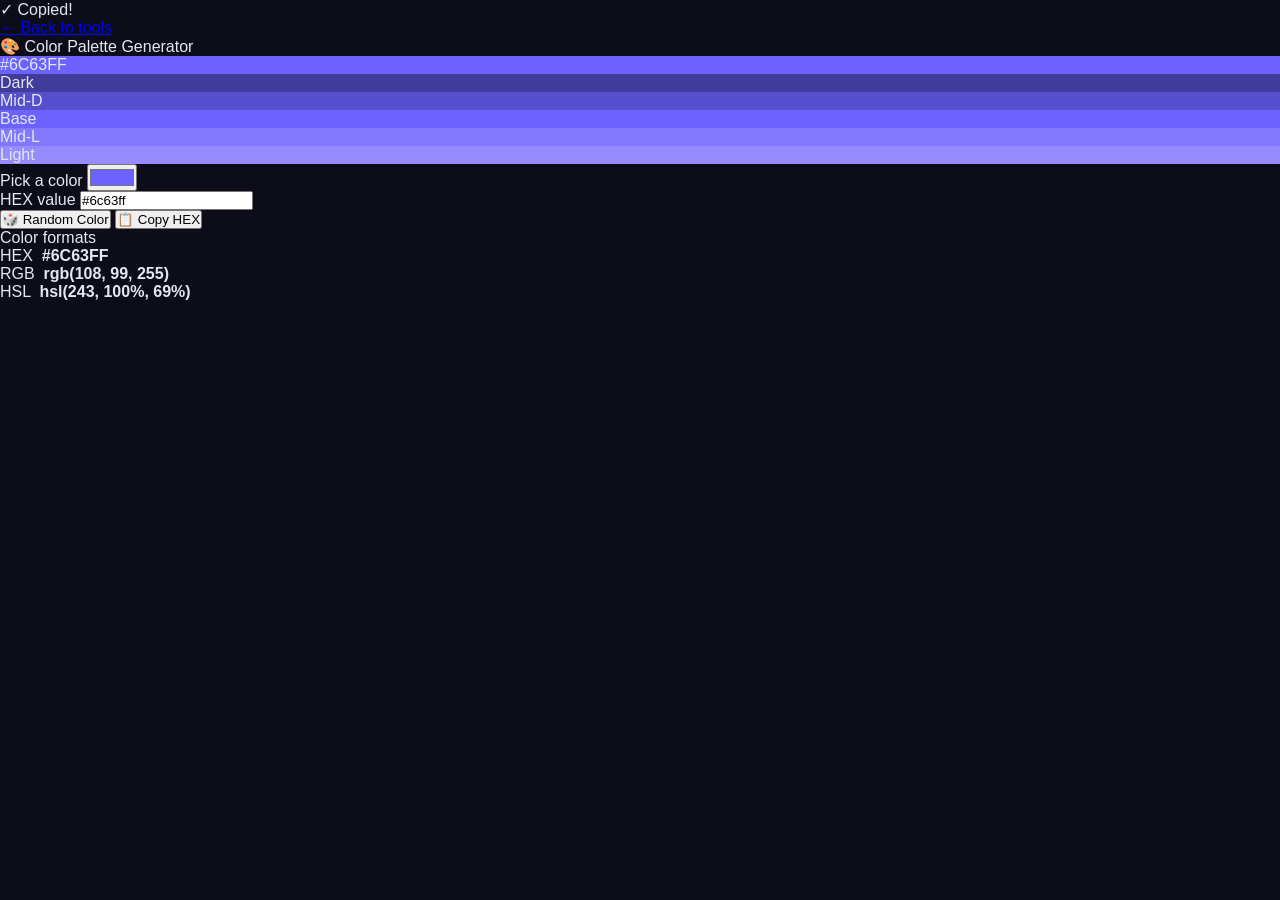
<file: pages/color.html>
<html lang="en">
<head>
  <meta charset="UTF-8">
  <meta name="viewport" content="width=device-width, initial-scale=1.0">
  <title>Color Palette | Developer OS</title>
  <link rel="stylesheet" href="../style.css">
  <link href="https://fonts.googleapis.com/css2?family=Inter:wght@400;500;600;700&family=JetBrains+Mono:wght@400;600&display=swap" rel="stylesheet">
</head>
<body>

  <div id="toast" class="toast">✓ Copied!</div>

  <div class="tool-page">
    <a href="../index.html" class="back-btn">← Back to tools</a>
    <div class="tool-title">🎨 Color Palette Generator</div>

    <div id="color-swatch" class="color-swatch">
      <span id="color-hex-display" class="color-hex-display">#6C63FF</span>
    </div>

    <div class="color-variants" id="color-variants"></div>

    <div class="color-inputs">
      <div>
        <label>Pick a color</label>
        <input type="color" id="color-picker" value="#6c63ff" oninput="setColorFromPicker()">
      </div>
      <div>
        <label>HEX value</label>
        <input type="text" id="color-hex-input" value="#6c63ff" placeholder="#rrggbb" oninput="setColorFromHex()">
      </div>
    </div>

    <div class="row mt-8">
      <button class="btn btn-primary"   onclick="randomColor()">🎲 Random Color</button>
      <button class="btn btn-secondary" onclick="copyColorHex()">📋 Copy HEX</button>
    </div>

    <div class="card-box mt-16">
      <label>Color formats</label>
      <div id="color-formats" class="color-formats"></div>
    </div>
  </div>

<script>
let currentColor = '#6c63ff';

function showToast(msg) {
  const t = document.getElementById('toast');
  t.textContent = msg;
  t.classList.add('show');
  setTimeout(() => t.classList.remove('show'), 2000);
}

function hexToRgb(hex) {
  const r = parseInt(hex.slice(1,3), 16);
  const g = parseInt(hex.slice(3,5), 16);
  const b = parseInt(hex.slice(5,7), 16);
  return { r, g, b };
}

function rgbToHsl(r, g, b) {
  r /= 255; g /= 255; b /= 255;
  const max = Math.max(r,g,b), min = Math.min(r,g,b);
  let h, s, l = (max+min)/2;
  if (max === min) { h = s = 0; }
  else {
    const d = max - min;
    s = l > 0.5 ? d/(2-max-min) : d/(max+min);
    switch(max) {
      case r: h = ((g-b)/d + (g<b ? 6:0)) / 6; break;
      case g: h = ((b-r)/d + 2) / 6; break;
      case b: h = ((r-g)/d + 4) / 6; break;
    }
  }
  return { h: Math.round(h*360), s: Math.round(s*100), l: Math.round(l*100) };
}

function shadeHex(hex, pct) {
  const {r,g,b} = hexToRgb(hex);
  const f = 1 + pct/100;
  const clamp = v => Math.min(255, Math.max(0, Math.round(v*f)));
  return '#' + [clamp(r), clamp(g), clamp(b)].map(x => x.toString(16).padStart(2,'0')).join('');
}

function updateColor(hex) {
  currentColor = hex;
  document.getElementById('color-swatch').style.background = hex;
  document.getElementById('color-hex-display').textContent = hex.toUpperCase();
  document.getElementById('color-picker').value   = hex;
  document.getElementById('color-hex-input').value = hex;
  renderVariants(hex);
  renderFormats(hex);
}

function renderVariants(hex) {
  const shades = [-40, -20, 0, 20, 40];
  const labels = ['Dark','Mid-D','Base','Mid-L','Light'];
  document.getElementById('color-variants').innerHTML = shades.map((p, i) => {
    const c = shadeHex(hex, p);
    return `<div class="variant-box" style="background:${c}" title="${c}" onclick="updateColor('${c}')">
              <span>${labels[i]}</span>
            </div>`;
  }).join('');
}

function renderFormats(hex) {
  const {r,g,b} = hexToRgb(hex);
  const {h,s,l} = rgbToHsl(r,g,b);
  document.getElementById('color-formats').innerHTML = `
    <div>HEX &nbsp;<strong style="color:var(--text)">${hex.toUpperCase()}</strong></div>
    <div>RGB &nbsp;<strong style="color:var(--text)">rgb(${r}, ${g}, ${b})</strong></div>
    <div>HSL &nbsp;<strong style="color:var(--text)">hsl(${h}, ${s}%, ${l}%)</strong></div>`;
}

function randomColor() {
  const hex = '#' + Math.floor(Math.random()*16777215).toString(16).padStart(6,'0');
  updateColor(hex);
}

function setColorFromPicker() { updateColor(document.getElementById('color-picker').value); }

function setColorFromHex() {
  const val = document.getElementById('color-hex-input').value.trim();
  if (/^#[0-9a-fA-F]{6}$/.test(val)) updateColor(val);
}

function copyColorHex() {
  navigator.clipboard.writeText(currentColor.toUpperCase())
    .then(() => showToast('✓ HEX copied!'));
}

// init
updateColor('#6c63ff');
</script>
</body>
</html>
</file>
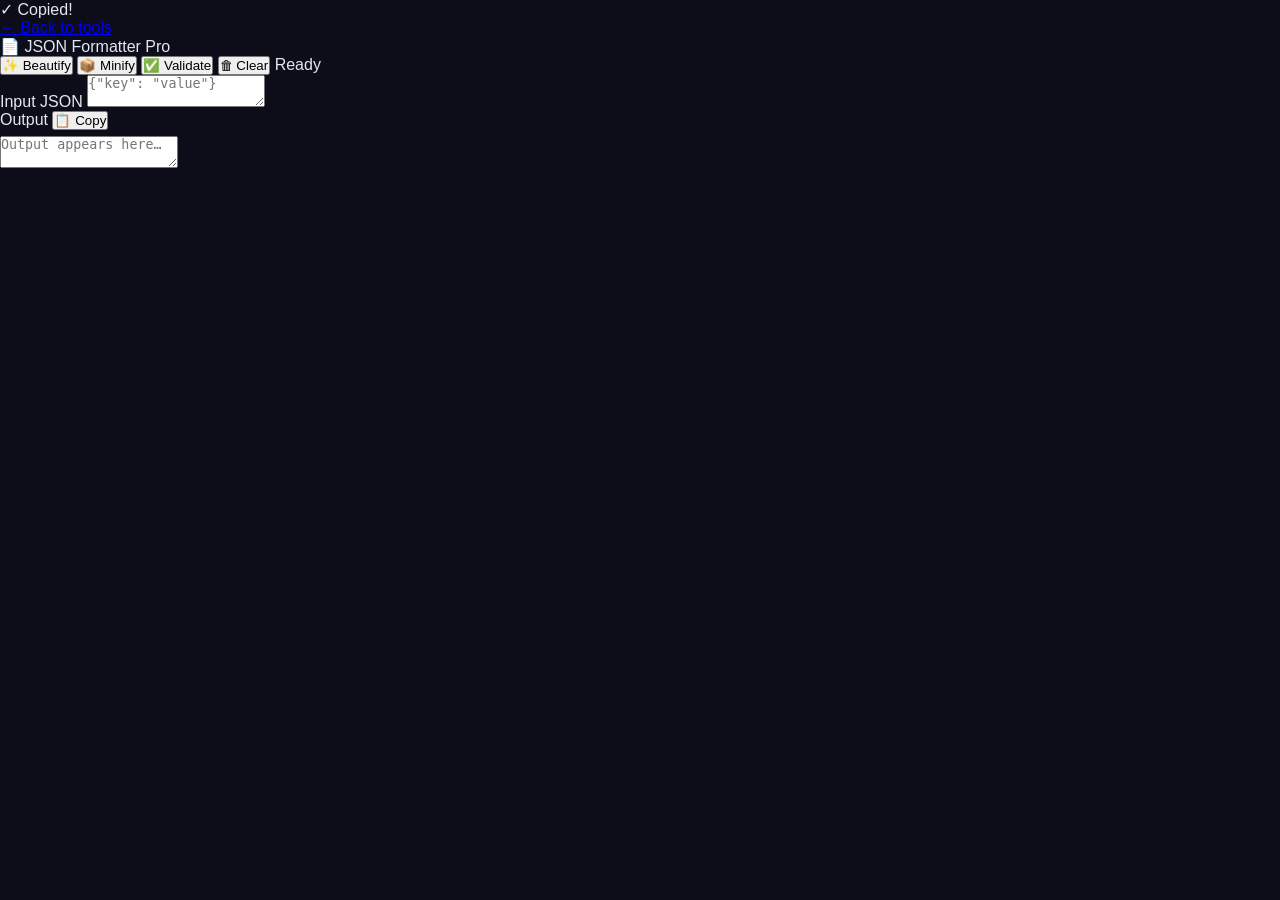
<file: pages/json.html>
<html lang="en">
<head>
  <meta charset="UTF-8">
  <meta name="viewport" content="width=device-width, initial-scale=1.0">
  <title>JSON Formatter | Developer OS</title>
  <link rel="stylesheet" href="../style.css">
  <link href="https://fonts.googleapis.com/css2?family=Inter:wght@400;500;600;700&family=JetBrains+Mono:wght@400;600&display=swap" rel="stylesheet">
</head>
<body>

  <div id="toast" class="toast">✓ Copied!</div>

  <div class="tool-page">
    <a href="../index.html" class="back-btn">← Back to tools</a>
    <div class="tool-title">📄 JSON Formatter Pro</div>

    <div class="row mb-12" style="gap:8px">
      <button class="btn btn-primary"   onclick="beautifyJSON()">✨ Beautify</button>
      <button class="btn btn-secondary" onclick="minifyJSON()">📦 Minify</button>
      <button class="btn btn-secondary" onclick="validateJSON()">✅ Validate</button>
      <button class="btn btn-secondary" onclick="clearJSON()">🗑 Clear</button>
      <span id="json-status" class="status-badge status-idle">Ready</span>
    </div>

    <div class="json-split">
      <div>
        <label>Input JSON</label>
        <textarea class="json-textarea" id="json-input" placeholder='{"key": "value"}'></textarea>
      </div>
      <div>
        <div class="row-between mb-12" style="margin-bottom:6px">
          <label style="margin:0">Output</label>
          <button class="btn btn-secondary btn-sm" onclick="copyJSON()">📋 Copy</button>
        </div>
        <textarea class="json-textarea" id="json-output" readonly placeholder="Output appears here…"></textarea>
      </div>
    </div>
  </div>

<script>
function showToast(msg) {
  const t = document.getElementById('toast');
  t.textContent = msg;
  t.classList.add('show');
  setTimeout(() => t.classList.remove('show'), 2000);
}

function setStatus(text, type) {
  const el = document.getElementById('json-status');
  el.textContent = text;
  el.className = 'status-badge status-' + type;
}

function beautifyJSON() {
  try {
    const parsed = JSON.parse(document.getElementById('json-input').value);
    document.getElementById('json-output').value = JSON.stringify(parsed, null, 2);
    setStatus('✓ Valid JSON', 'ok');
  } catch (e) { setStatus('✗ ' + e.message, 'err'); }
}

function minifyJSON() {
  try {
    const parsed = JSON.parse(document.getElementById('json-input').value);
    document.getElementById('json-output').value = JSON.stringify(parsed);
    setStatus('✓ Minified', 'ok');
  } catch (e) { setStatus('✗ ' + e.message, 'err'); }
}

function validateJSON() {
  try {
    JSON.parse(document.getElementById('json-input').value);
    setStatus('✓ Valid JSON', 'ok');
  } catch (e) { setStatus('✗ ' + e.message, 'err'); }
}

function clearJSON() {
  document.getElementById('json-input').value  = '';
  document.getElementById('json-output').value = '';
  setStatus('Ready', 'idle');
}

function copyJSON() {
  const out = document.getElementById('json-output').value;
  if (out) navigator.clipboard.writeText(out).then(() => showToast('✓ Copied!'));
  else showToast('⚠ Nothing to copy');
}
</script>
</body>
</html>
</file>
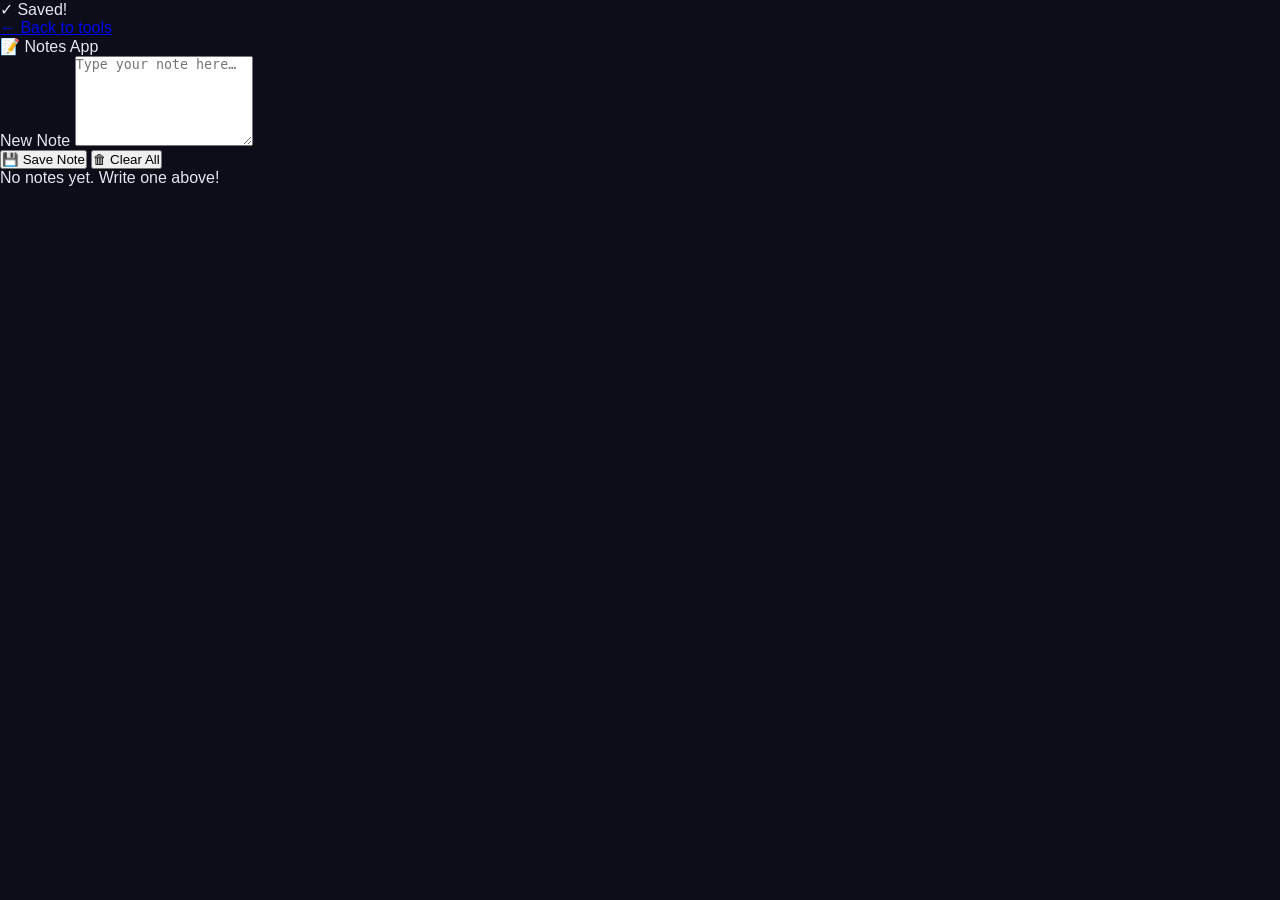
<file: pages/notes.html>
<html lang="en">
<head>
  <meta charset="UTF-8">
  <meta name="viewport" content="width=device-width, initial-scale=1.0">
  <title>Notes App | Developer OS</title>
  <link rel="stylesheet" href="../style.css">
  <link href="https://fonts.googleapis.com/css2?family=Inter:wght@400;500;600;700&family=JetBrains+Mono:wght@400;600&display=swap" rel="stylesheet">
</head>
<body>

  <div id="toast" class="toast">✓ Saved!</div>

  <div class="tool-page">
    <a href="../index.html" class="back-btn">← Back to tools</a>
    <div class="tool-title">📝 Notes App</div>

    <div class="card-box">
      <label>New Note</label>
      <textarea id="notes-input" placeholder="Type your note here…" style="min-height:90px"></textarea>
      <div class="row mt-12">
        <button class="btn btn-primary"   onclick="saveNote()">💾 Save Note</button>
        <button class="btn btn-secondary" onclick="clearAllNotes()">🗑 Clear All</button>
      </div>
    </div>

    <div id="notes-list" class="notes-list"></div>
  </div>

<script>
function showToast(msg) {
  const t = document.getElementById('toast');
  t.textContent = msg;
  t.classList.add('show');
  setTimeout(() => t.classList.remove('show'), 2000);
}

function getNotes() {
  try { return JSON.parse(localStorage.getItem('devos-notes') || '[]'); }
  catch (e) { return []; }
}
function setNotes(notes) {
  localStorage.setItem('devos-notes', JSON.stringify(notes));
}

function saveNote() {
  const val = document.getElementById('notes-input').value.trim();
  if (!val) return;
  const notes = getNotes();
  notes.unshift({ id: Date.now(), text: val, date: new Date().toLocaleString() });
  setNotes(notes);
  document.getElementById('notes-input').value = '';
  renderNotes();
  showToast('✓ Note saved!');
}

function deleteNote(id) {
  setNotes(getNotes().filter(n => n.id !== id));
  renderNotes();
}

function clearAllNotes() {
  if (!getNotes().length) return;
  setNotes([]);
  renderNotes();
  showToast('✓ All notes cleared');
}

function escapeHtml(s) {
  return s.replace(/&/g,'&amp;').replace(/</g,'&lt;').replace(/>/g,'&gt;');
}

function renderNotes() {
  const list  = document.getElementById('notes-list');
  const notes = getNotes();
  if (!notes.length) {
    list.innerHTML = '<div class="notes-empty">No notes yet. Write one above!</div>';
    return;
  }
  list.innerHTML = notes.map(n => `
    <div class="note-item">
      <div style="flex:1">
        <pre>${escapeHtml(n.text)}</pre>
        <div class="note-timestamp">${n.date || ''}</div>
      </div>
      <button class="note-del" onclick="deleteNote(${n.id})" title="Delete note">✕</button>
    </div>
  `).join('');
}

// load notes on page open
renderNotes();
</script>
</body>
</html>
</file>
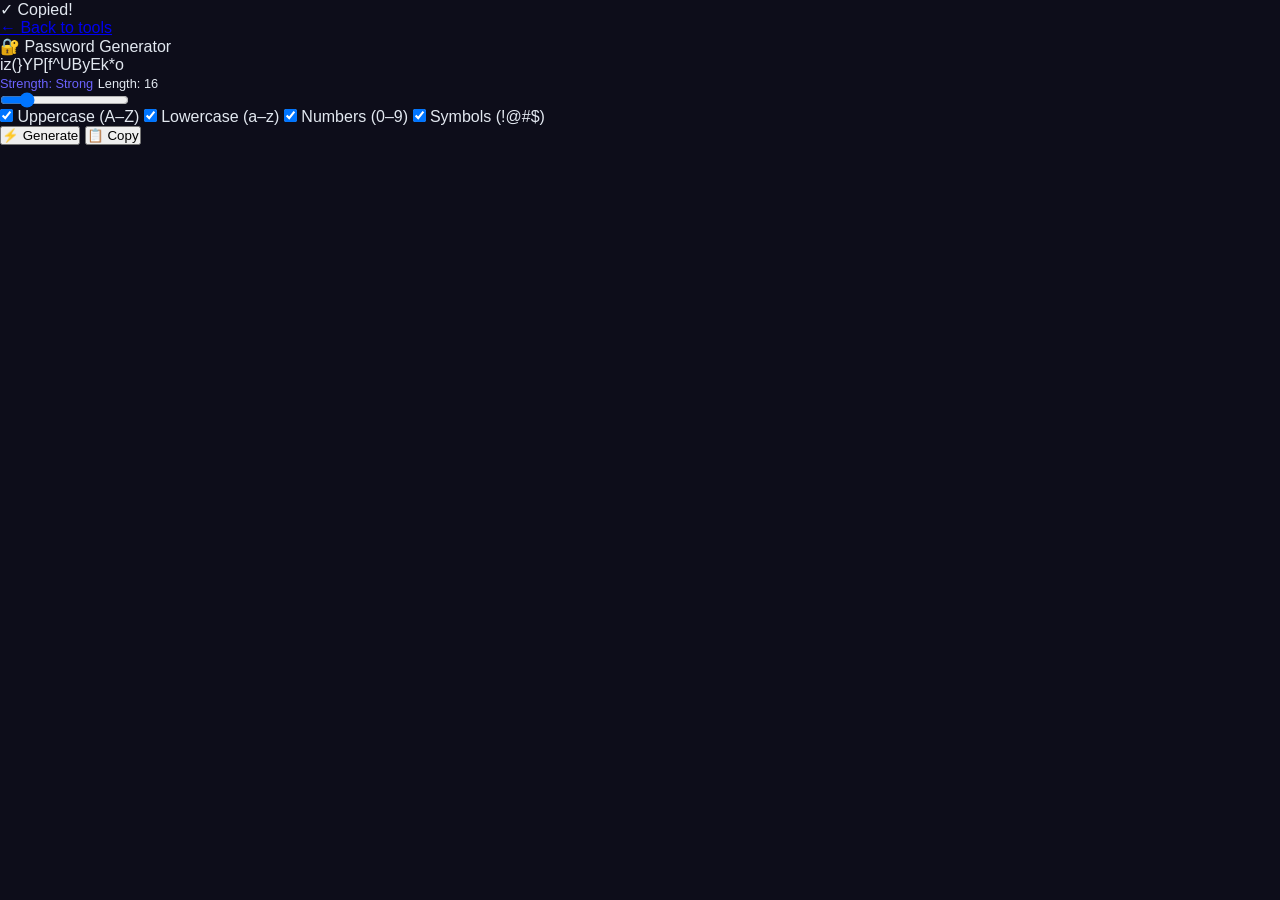
<file: pages/password.html>
<html lang="en">
<head>
  <meta charset="UTF-8">
  <meta name="viewport" content="width=device-width, initial-scale=1.0">
  <title>Password Generator | Developer OS</title>
  <link rel="stylesheet" href="../style.css">
  <link href="https://fonts.googleapis.com/css2?family=Inter:wght@400;500;600;700&family=JetBrains+Mono:wght@400;600&display=swap" rel="stylesheet">
</head>
<body>

  <div id="toast" class="toast">✓ Copied!</div>

  <div class="tool-page">
    <a href="../index.html" class="back-btn">← Back to tools</a>
    <div class="tool-title">🔐 Password Generator</div>

    <div class="card-box">
      <div class="pw-output" id="pw-output">Click Generate to create a password</div>
      <div class="strength-bar"><div id="pw-strength-fill"></div></div>
      <div class="row-between mb-12">
        <span id="pw-strength-label" style="font-size:0.8rem;color:var(--muted)">Strength: —</span>
        <span style="font-size:0.8rem;color:var(--muted)">Length: <span id="pw-len-display">16</span></span>
      </div>
      <input type="range" id="pw-len" min="6" max="64" value="16" oninput="updateLen()">
      <div class="checkboxes">
        <label><input type="checkbox" id="pw-upper" checked> Uppercase (A–Z)</label>
        <label><input type="checkbox" id="pw-lower" checked> Lowercase (a–z)</label>
        <label><input type="checkbox" id="pw-num"   checked> Numbers (0–9)</label>
        <label><input type="checkbox" id="pw-sym"   checked> Symbols (!@#$)</label>
      </div>
      <div class="row mt-8">
        <button class="btn btn-primary" onclick="generatePassword()">⚡ Generate</button>
        <button class="btn btn-secondary" onclick="copyPassword()">📋 Copy</button>
      </div>
    </div>
  </div>

<script>
function showToast(msg) {
  const t = document.getElementById('toast');
  t.textContent = msg || '✓ Copied!';
  t.classList.add('show');
  setTimeout(() => t.classList.remove('show'), 2000);
}

function updateLen() {
  document.getElementById('pw-len-display').textContent =
    document.getElementById('pw-len').value;
}

function generatePassword() {
  const len   = +document.getElementById('pw-len').value;
  const upper = document.getElementById('pw-upper').checked;
  const lower = document.getElementById('pw-lower').checked;
  const num   = document.getElementById('pw-num').checked;
  const sym   = document.getElementById('pw-sym').checked;

  let chars = '';
  if (upper) chars += 'ABCDEFGHIJKLMNOPQRSTUVWXYZ';
  if (lower) chars += 'abcdefghijklmnopqrstuvwxyz';
  if (num)   chars += '0123456789';
  if (sym)   chars += '!@#$%^&*()_+-=[]{}|;:,.<>?';

  if (!chars) { showToast('⚠ Select at least one option!'); return; }

  const arr = new Uint32Array(len);
  crypto.getRandomValues(arr);
  const pw = Array.from(arr).map(v => chars[v % chars.length]).join('');

  document.getElementById('pw-output').textContent = pw;
  updateStrength(pw, { upper, lower, num, sym });
}

function updateStrength(pw, opts) {
  let score = 0;
  if (pw.length >= 12) score++;
  if (pw.length >= 20) score++;
  if (opts.upper && opts.lower) score++;
  if (opts.num)  score++;
  if (opts.sym)  score++;

  const levels = [
    { label: 'Very Weak', color: '#f87171', pct: '15%'  },
    { label: 'Weak',      color: '#fb923c', pct: '35%'  },
    { label: 'Fair',      color: '#fbbf24', pct: '55%'  },
    { label: 'Good',      color: '#34d399', pct: '75%'  },
    { label: 'Strong',    color: '#6c63ff', pct: '100%' },
  ];
  const lvl = levels[Math.min(score, levels.length - 1)];

  const fill  = document.getElementById('pw-strength-fill');
  const label = document.getElementById('pw-strength-label');
  fill.style.width      = lvl.pct;
  fill.style.background = lvl.color;
  label.textContent     = 'Strength: ' + lvl.label;
  label.style.color     = lvl.color;
}

function copyPassword() {
  const pw = document.getElementById('pw-output').textContent;
  if (pw && pw !== 'Click Generate to create a password') {
    navigator.clipboard.writeText(pw).then(() => showToast('✓ Password copied!'));
  }
}

// auto-generate on load
generatePassword();
</script>
</body>
</html>
</file>
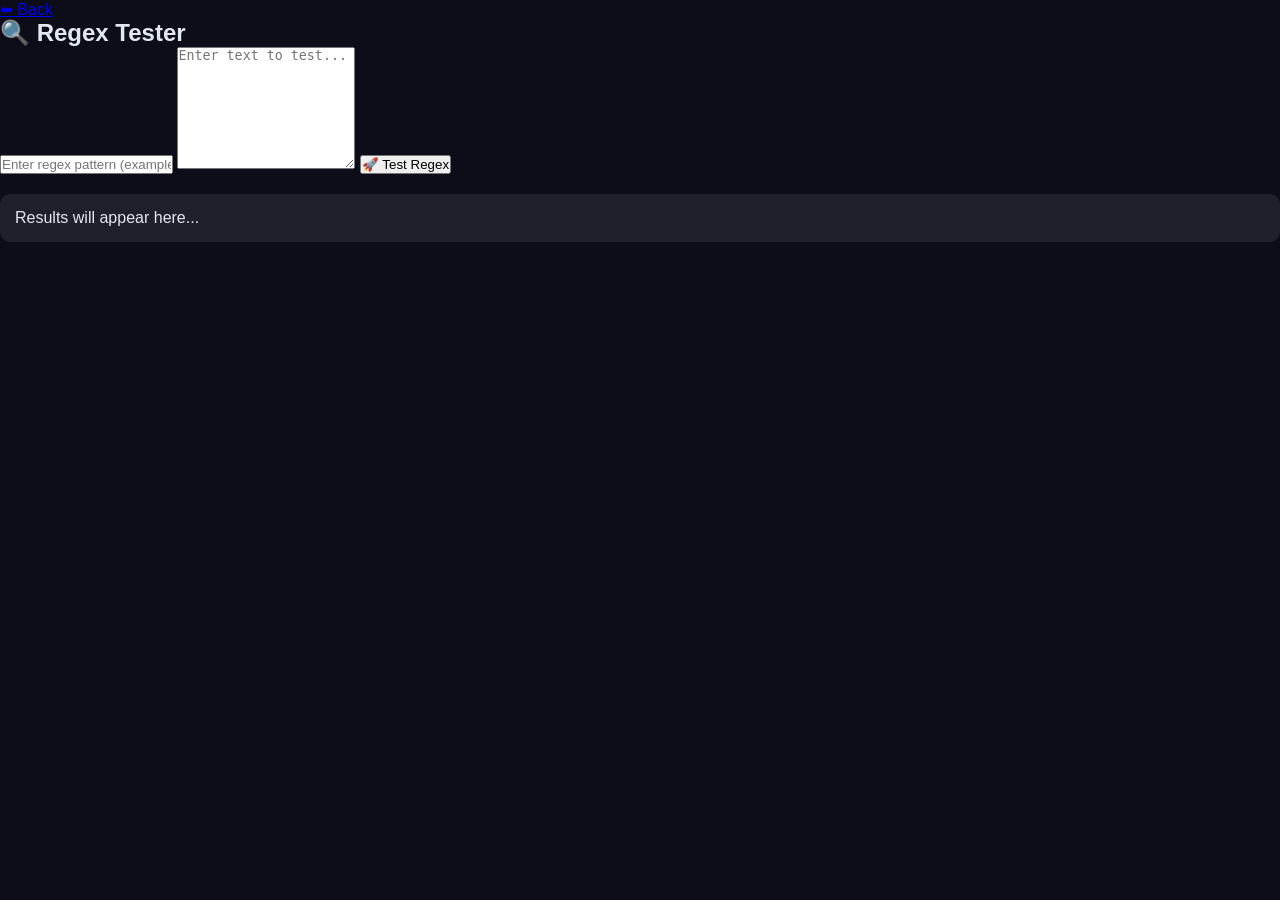
<file: pages/regex.html>
<html lang="en">
<head>
<meta charset="UTF-8">
<meta name="viewport" content="width=device-width, initial-scale=1.0">
<title>Regex Tester | Developer OS</title>

<link rel="stylesheet" href="../style.css">

<style>
.match{
    margin-top:20px;
    padding:15px;
    border-radius:10px;
    background:rgba(255,255,255,.08);
}
</style>

</head>
<body>

<div class="tool-container">

<a href="../index.html" class="back-btn">
⬅ Back
</a>

<h2>🔍 Regex Tester</h2>

<input
type="text"
id="regexPattern"
placeholder="Enter regex pattern (example: \\d+)"
>

<textarea
id="testText"
rows="8"
placeholder="Enter text to test..."
></textarea>

<button onclick="testRegex()">
🚀 Test Regex
</button>

<div
id="result"
class="match"
>
Results will appear here...
</div>

</div>

<script>

function testRegex(){

const pattern =
document.getElementById(
"regexPattern"
).value;

const text =
document.getElementById(
"testText"
).value;

const resultBox =
document.getElementById(
"result"
);

try{

const regex =
new RegExp(pattern,"g");

const matches =
text.match(regex);

if(matches){

resultBox.innerHTML =
`
<h3>✅ Matches Found</h3>
<p>${matches.join(", ")}</p>
<p>Total Matches: ${matches.length}</p>
`;

}
else{

resultBox.innerHTML =
`
<h3>❌ No Matches Found</h3>
`;

}

}
catch(error){

resultBox.innerHTML =
`
<h3>⚠ Invalid Regex</h3>
<p>${error.message}</p>
`;

}

}

</script>

</body>
</html>
</file>
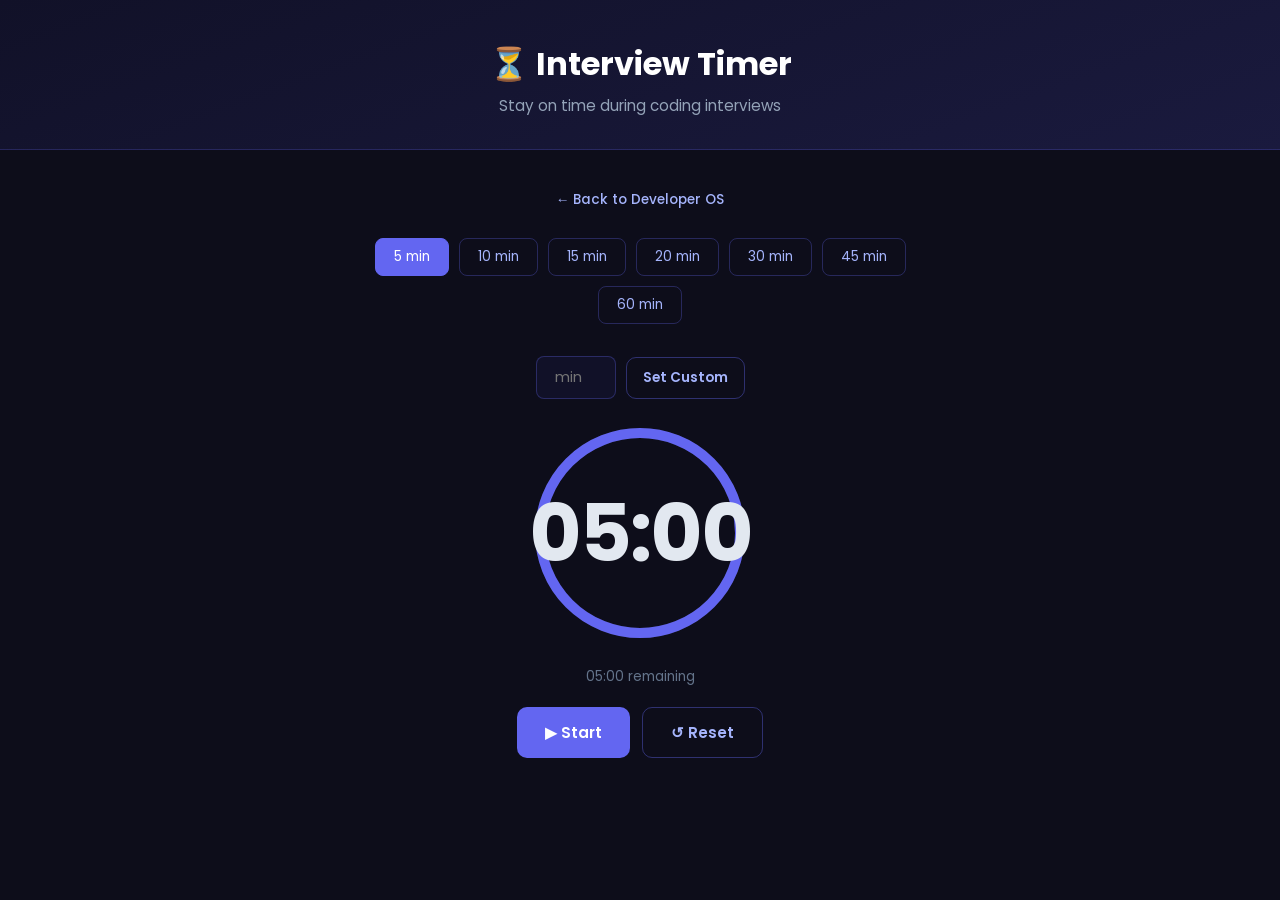
<file: pages/timer.html>
<!DOCTYPE html>
<html lang="en">
<head>
<meta charset="UTF-8"><meta name="viewport" content="width=device-width,initial-scale=1.0">
<title>Interview Timer – Developer OS</title>
<link href="https://fonts.googleapis.com/css2?family=Poppins:wght@300;400;500;600;700&display=swap" rel="stylesheet">
<style>
  *,*::before,*::after{margin:0;padding:0;box-sizing:border-box}
  body{font-family:'Poppins',sans-serif;background:#0d0d1a;color:#e2e8f0;min-height:100vh}
  a.back{display:inline-flex;align-items:center;gap:8px;color:#a5b4fc;text-decoration:none;font-size:.85rem;font-weight:500;margin-bottom:28px}
  a.back:hover{color:#fff}
  header{background:linear-gradient(160deg,#111128 0%,#1a1a3e 100%);text-align:center;padding:40px 20px 32px;border-bottom:1px solid rgba(99,102,241,.25)}
  header h1{font-size:2rem;font-weight:700;color:#fff}header p{font-size:.95rem;color:#94a3b8;margin-top:6px}
  .container{max-width:600px;margin:0 auto;padding:36px 24px;text-align:center}
  .presets{display:flex;flex-wrap:wrap;justify-content:center;gap:10px;margin-bottom:32px}
  .preset{background:transparent;border:1px solid rgba(99,102,241,.3);color:#a5b4fc;padding:8px 18px;border-radius:8px;font-family:'Poppins',sans-serif;font-size:.85rem;cursor:pointer;transition:all .2s}
  .preset:hover,.preset.active{background:#6366f1;border-color:#6366f1;color:#fff}
  .clock{font-size:5rem;font-weight:700;font-variant-numeric:tabular-nums;letter-spacing:-2px;margin:20px 0;transition:color .3s}
  .clock.warning{color:#f97316}
  .clock.danger{color:#ef4444}
  .progress-ring{position:relative;width:220px;height:220px;margin:0 auto 24px}
  svg{transform:rotate(-90deg)}
  circle.track{fill:none;stroke:#1e1e2e;stroke-width:10}
  circle.progress{fill:none;stroke:#6366f1;stroke-width:10;stroke-linecap:round;transition:stroke-dashoffset .8s linear,stroke .3s}
  .clock-inside{position:absolute;top:50%;left:50%;transform:translate(-50%,-50%)}
  .btn-row{display:flex;justify-content:center;gap:12px;margin-top:8px}
  .btn{display:inline-flex;align-items:center;gap:8px;background:#6366f1;color:#fff;border:none;padding:13px 28px;border-radius:10px;font-family:'Poppins',sans-serif;font-size:.95rem;font-weight:600;cursor:pointer;transition:background .2s,transform .15s}
  .btn:hover{background:#4f46e5;transform:translateY(-1px)}
  .btn-ghost{background:transparent;border:1px solid rgba(99,102,241,.4);color:#a5b4fc}
  .btn-ghost:hover{background:rgba(99,102,241,.1)}
  .custom-row{display:flex;justify-content:center;gap:10px;margin-bottom:24px;align-items:center}
  .custom-row input{background:#111128;border:1px solid rgba(99,102,241,.3);color:#e2e8f0;font-family:'Poppins',sans-serif;font-size:.9rem;border-radius:8px;padding:10px 14px;outline:none;width:80px;text-align:center}
  .custom-row input:focus{border-color:#6366f1}
  .phase-label{font-size:.85rem;color:#64748b;margin-bottom:20px}
</style>
</head>
<body>
<header><h1>⏳ Interview Timer</h1><p>Stay on time during coding interviews</p></header>
<div class="container">
  <a class="back" href="../index.html">← Back to Developer OS</a>
  <div class="presets">
    <button class="preset active" onclick="setTimer(5,this)">5 min</button>
    <button class="preset" onclick="setTimer(10,this)">10 min</button>
    <button class="preset" onclick="setTimer(15,this)">15 min</button>
    <button class="preset" onclick="setTimer(20,this)">20 min</button>
    <button class="preset" onclick="setTimer(30,this)">30 min</button>
    <button class="preset" onclick="setTimer(45,this)">45 min</button>
    <button class="preset" onclick="setTimer(60,this)">60 min</button>
  </div>
  <div class="custom-row">
    <input type="number" id="customMin" placeholder="min" min="1" max="999">
    <button class="btn btn-ghost" style="padding:10px 16px;font-size:.85rem" onclick="setCustom()">Set Custom</button>
  </div>
  <div class="progress-ring">
    <svg width="220" height="220" viewBox="0 0 220 220">
      <circle class="track" cx="110" cy="110" r="100"/>
      <circle class="progress" id="progressCircle" cx="110" cy="110" r="100" stroke-dasharray="628.3" stroke-dashoffset="0"/>
    </svg>
    <div class="clock-inside"><div class="clock" id="clock">05:00</div></div>
  </div>
  <div class="phase-label" id="phaseLabel">Ready to start</div>
  <div class="btn-row">
    <button class="btn" id="startBtn" onclick="toggle()">▶ Start</button>
    <button class="btn btn-ghost" onclick="reset()">↺ Reset</button>
  </div>
</div>
<script>
  let total=300,remaining=300,running=false,interval=null;
  const C=Math.PI*2*100;
  function fmt(s){const m=Math.floor(s/60),sec=s%60;return`${String(m).padStart(2,'0')}:${String(sec).padStart(2,'0')}`;}
  function setTimer(min,btn){
    document.querySelectorAll('.preset').forEach(b=>b.classList.remove('active'));
    btn.classList.add('active');
    total=min*60;reset();
  }
  function setCustom(){const m=parseInt(document.getElementById('customMin').value);if(m>0){total=m*60;reset();document.querySelectorAll('.preset').forEach(b=>b.classList.remove('active'));}}
  function update(){
    const clock=document.getElementById('clock');
    clock.textContent=fmt(remaining);
    clock.className='clock'+(remaining<=30?' danger':remaining<=total*.25?' warning':'');
    const pct=remaining/total;
    document.getElementById('progressCircle').style.strokeDashoffset=C*(1-pct);
    document.getElementById('progressCircle').style.stroke=remaining<=30?'#ef4444':remaining<=total*.25?'#f97316':'#6366f1';
    document.getElementById('phaseLabel').textContent=remaining===0?'⏰ Time\'s up!':`${fmt(remaining)} remaining`;
  }
  function toggle(){
    if(remaining===0) return;
    running=!running;
    document.getElementById('startBtn').textContent=running?'⏸ Pause':'▶ Resume';
    if(running){interval=setInterval(()=>{remaining--;update();if(remaining<=0){clearInterval(interval);running=false;document.getElementById('startBtn').textContent='▶ Start';try{new Audio('[data-uri]').play();}catch(e){}}},1000);}
    else clearInterval(interval);
  }
  function reset(){clearInterval(interval);running=false;remaining=total;document.getElementById('startBtn').textContent='▶ Start';document.getElementById('phaseLabel').textContent='Ready to start';update();}
  update();
</script>
</body></html>
</file>
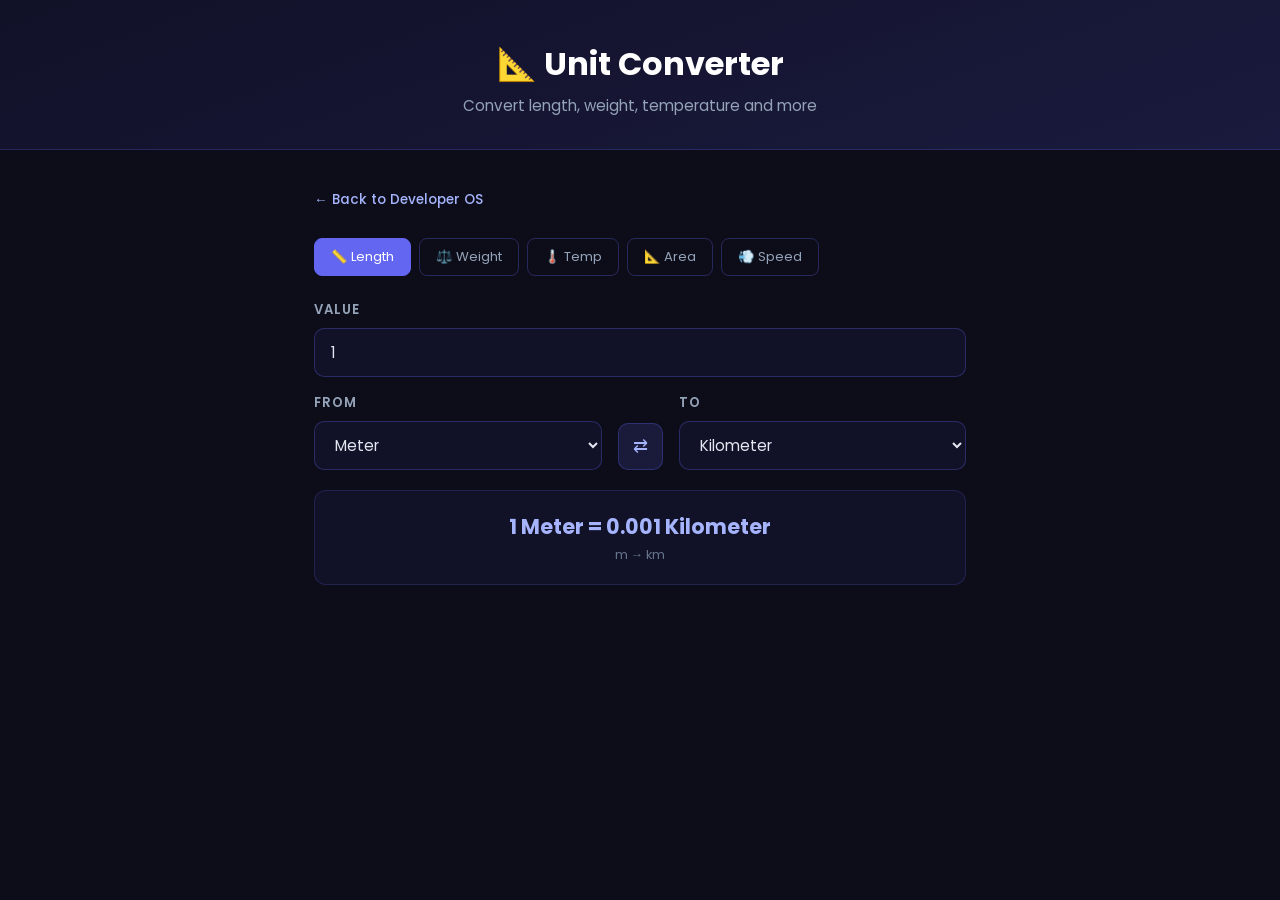
<file: pages/unit.html>
<!DOCTYPE html>
<html lang="en">
<head>
<meta charset="UTF-8"><meta name="viewport" content="width=device-width,initial-scale=1.0">
<title>Unit Converter – Developer OS</title>
<link href="https://fonts.googleapis.com/css2?family=Poppins:wght@300;400;500;600;700&display=swap" rel="stylesheet">
<style>
  *,*::before,*::after{margin:0;padding:0;box-sizing:border-box}
  body{font-family:'Poppins',sans-serif;background:#0d0d1a;color:#e2e8f0;min-height:100vh}
  a.back{display:inline-flex;align-items:center;gap:8px;color:#a5b4fc;text-decoration:none;font-size:.85rem;font-weight:500;margin-bottom:28px}
  a.back:hover{color:#fff}
  header{background:linear-gradient(160deg,#111128 0%,#1a1a3e 100%);text-align:center;padding:40px 20px 32px;border-bottom:1px solid rgba(99,102,241,.25)}
  header h1{font-size:2rem;font-weight:700;color:#fff}header p{font-size:.95rem;color:#94a3b8;margin-top:6px}
  .container{max-width:700px;margin:0 auto;padding:36px 24px}
  .cat-tabs{display:flex;gap:8px;flex-wrap:wrap;margin-bottom:24px}
  .cat-btn{background:transparent;border:1px solid rgba(99,102,241,.3);color:#94a3b8;padding:8px 16px;border-radius:8px;font-family:'Poppins',sans-serif;font-size:.82rem;cursor:pointer;transition:all .2s}
  .cat-btn.active,.cat-btn:hover{background:#6366f1;border-color:#6366f1;color:#fff}
  label{display:block;font-size:.82rem;font-weight:600;color:#94a3b8;margin-bottom:8px;text-transform:uppercase;letter-spacing:1px}
  input[type=number],select{width:100%;background:#111128;border:1px solid rgba(99,102,241,.3);color:#e2e8f0;font-family:'Poppins',sans-serif;font-size:.95rem;border-radius:10px;padding:12px 16px;outline:none;transition:border-color .2s}
  input:focus,select:focus{border-color:#6366f1}
  .row{display:grid;grid-template-columns:1fr auto 1fr;gap:16px;align-items:end;margin-bottom:20px}
  .swap-btn{background:rgba(99,102,241,.15);border:1px solid rgba(99,102,241,.3);color:#a5b4fc;border-radius:10px;padding:12px 14px;cursor:pointer;font-size:1.1rem;transition:all .2s;white-space:nowrap}
  .swap-btn:hover{background:#6366f1;color:#fff}
  .result-box{background:#111128;border:1px solid rgba(99,102,241,.2);border-radius:12px;padding:20px;margin-top:4px;font-size:1.3rem;font-weight:700;color:#a5b4fc;text-align:center}
  .result-sub{font-size:.8rem;color:#64748b;margin-top:4px;font-weight:400}
  @media(max-width:500px){.row{grid-template-columns:1fr;grid-template-rows:auto auto auto}}
</style>
</head>
<body>
<header><h1>📐 Unit Converter</h1><p>Convert length, weight, temperature and more</p></header>
<div class="container">
  <a class="back" href="../index.html">← Back to Developer OS</a>
  <div class="cat-tabs">
    <button class="cat-btn active" onclick="setCategory('length',this)">📏 Length</button>
    <button class="cat-btn" onclick="setCategory('weight',this)">⚖️ Weight</button>
    <button class="cat-btn" onclick="setCategory('temp',this)">🌡️ Temp</button>
    <button class="cat-btn" onclick="setCategory('area',this)">📐 Area</button>
    <button class="cat-btn" onclick="setCategory('speed',this)">💨 Speed</button>
  </div>
  <div><label>Value</label><input type="number" id="val" value="1" oninput="convert()"></div>
  <div class="row" style="margin-top:16px">
    <div><label>From</label><select id="from" onchange="convert()"></select></div>
    <button class="swap-btn" onclick="swapUnits()">⇄</button>
    <div><label>To</label><select id="to" onchange="convert()"></select></div>
  </div>
  <div class="result-box" id="result">—<div class="result-sub" id="resultSub"></div></div>
</div>
<script>
const units={
  length:{m:1,km:0.001,cm:100,mm:1000,mile:0.000621371,yard:1.09361,foot:3.28084,inch:39.3701},
  weight:{kg:1,g:1000,mg:1e6,lb:2.20462,oz:35.274,ton:0.001},
  temp:{celsius:'base',fahrenheit:'f',kelvin:'k'},
  area:{m2:1,'km2':1e-6,cm2:1e4,mm2:1e6,hectare:1e-4,acre:0.000247105,'ft2':10.7639,'in2':1550},
  speed:{'m/s':1,'km/h':3.6,mph:2.23694,knot:1.94384}
};
const labels={
  length:{m:'Meter',km:'Kilometer',cm:'Centimeter',mm:'Millimeter',mile:'Mile',yard:'Yard',foot:'Foot',inch:'Inch'},
  weight:{kg:'Kilogram',g:'Gram',mg:'Milligram',lb:'Pound',oz:'Ounce',ton:'Metric Ton'},
  temp:{celsius:'Celsius (°C)',fahrenheit:'Fahrenheit (°F)',kelvin:'Kelvin (K)'},
  area:{m2:'m²','km2':'km²',cm2:'cm²',mm2:'mm²',hectare:'Hectare',acre:'Acre','ft2':'ft²','in2':'in²'},
  speed:{'m/s':'m/s','km/h':'km/h',mph:'mph',knot:'Knot'}
};
let cat='length';
function setCategory(c,btn){
  cat=c;
  document.querySelectorAll('.cat-btn').forEach(b=>b.classList.remove('active'));
  btn.classList.add('active');
  const opts=Object.keys(units[c]);
  ['from','to'].forEach((id,i)=>{
    const sel=document.getElementById(id);
    sel.innerHTML=opts.map(k=>`<option value="${k}">${labels[c][k]}</option>`).join('');
    sel.value=opts[i===1&&opts.length>1?1:0];
  });
  convert();
}
function convert(){
  const v=parseFloat(document.getElementById('val').value);
  const f=document.getElementById('from').value;
  const t=document.getElementById('to').value;
  if(isNaN(v)){document.getElementById('result').innerHTML='Enter a number<div class="result-sub"></div>';return;}
  let res;
  if(cat==='temp'){
    let c;
    if(f==='celsius') c=v;
    else if(f==='fahrenheit') c=(v-32)*5/9;
    else c=v-273.15;
    if(t==='celsius') res=c;
    else if(t==='fahrenheit') res=c*9/5+32;
    else res=c+273.15;
  } else {
    const base=v/units[cat][f];
    res=base*units[cat][t];
  }
  const disp=res%1===0?res:parseFloat(res.toPrecision(6));
  document.getElementById('result').innerHTML=`${v} ${labels[cat][f]} = <strong>${disp} ${labels[cat][t]}</strong><div class="result-sub">${f} → ${t}</div>`;
}
setCategory('length',document.querySelector('.cat-btn'));
</script>
</body></html>
</file>
<file: style.css>
/* ===== RESET ===== */
*, *::before, *::after { margin: 0; padding: 0; box-sizing: border-box; }

body {
  font-family: 'Poppins', sans-serif;
  background: #0d0d1a;
  color: #e2e8f0;
  min-height: 100vh;
}

/* ===== HEADER ===== */
header {
  background: linear-gradient(160deg, #111128 0%, #1a1a3e 100%);
  text-align: center;
  padding: 64px 20px 48px;
  border-bottom: 1px solid rgba(99,102,241,0.25);
}

header h1 {
  font-size: 3rem;
  font-weight: 700;
  color: #fff;
  letter-spacing: -1px;
}

header p {
  font-size: 1.05rem;
  color: #94a3b8;
  margin-top: 8px;
  font-weight: 300;
}

.stats-bar {
  display: flex;
  justify-content: center;
  flex-wrap: wrap;
  gap: 12px;
  margin-top: 24px;
}

.stats-bar span {
  background: rgba(99,102,241,0.12);
  border: 1px solid rgba(99,102,241,0.3);
  color: #a5b4fc;
  font-size: 0.8rem;
  font-weight: 500;
  padding: 6px 16px;
  border-radius: 999px;
}

/* ===== SEARCH ===== */
.search-wrap {
  max-width: 600px;
  margin: 36px auto 0;
  padding: 0 20px;
}

.search-wrap input {
  width: 100%;
  padding: 14px 20px;
  border-radius: 12px;
  border: 1px solid rgba(99,102,241,0.35);
  background: #1a1a2e;
  color: #e2e8f0;
  font-family: 'Poppins', sans-serif;
  font-size: 0.95rem;
  outline: none;
  transition: border-color 0.2s;
}

.search-wrap input:focus {
  border-color: #6366f1;
}

.search-wrap input::placeholder {
  color: #4a5568;
}

/* ===== FILTER BAR ===== */
.filter-bar {
  display: flex;
  justify-content: center;
  flex-wrap: wrap;
  gap: 10px;
  padding: 28px 20px 0;
  max-width: 900px;
  margin: 0 auto;
}

.filter-btn {
  background: transparent;
  border: 1px solid rgba(99,102,241,0.3);
  color: #94a3b8;
  padding: 8px 18px;
  border-radius: 999px;
  font-family: 'Poppins', sans-serif;
  font-size: 0.82rem;
  font-weight: 500;
  cursor: pointer;
  transition: all 0.2s;
}

.filter-btn:hover {
  border-color: #6366f1;
  color: #a5b4fc;
}

.filter-btn.active {
  background: #6366f1;
  border-color: #6366f1;
  color: #fff;
}

/* ===== CATEGORY SECTION ===== */
.category-section {
  max-width: 1100px;
  margin: 0 auto;
  padding: 40px 24px 0;
}

.cat-title {
  font-size: 1rem;
  font-weight: 600;
  color: #94a3b8;
  text-transform: uppercase;
  letter-spacing: 1.5px;
  margin-bottom: 20px;
  padding-bottom: 10px;
  border-bottom: 1px solid rgba(255,255,255,0.07);
}

/* ===== TOOLS GRID ===== */
.tools-grid {
  display: grid;
  grid-template-columns: repeat(auto-fill, minmax(190px, 1fr));
  gap: 16px;
  margin-bottom: 12px;
}

/* ===== CARD ===== */
.card {
  display: flex;
  flex-direction: column;
  align-items: center;
  text-align: center;
  padding: 28px 16px 22px;
  background: #111128;
  border: 1px solid rgba(99,102,241,0.15);
  border-radius: 16px;
  color: #cbd5e1;
  text-decoration: none;
  transition: transform 0.2s ease, border-color 0.2s ease, background 0.2s ease, box-shadow 0.2s ease;
  position: relative;
  overflow: hidden;
}

.card::before {
  content: '';
  position: absolute;
  top: 0; left: 0; right: 0;
  height: 2px;
  background: linear-gradient(90deg, #6366f1, #8b5cf6);
  opacity: 0;
  transition: opacity 0.2s;
}

.card:hover {
  transform: translateY(-5px);
  border-color: rgba(99,102,241,0.5);
  background: #161630;
  box-shadow: 0 8px 30px rgba(99,102,241,0.15);
  color: #fff;
}

.card:hover::before {
  opacity: 1;
}

.card:active {
  transform: translateY(-2px);
}

.card-icon {
  font-size: 2rem;
  margin-bottom: 10px;
  display: block;
}

.card-label {
  font-size: 0.9rem;
  font-weight: 600;
  color: #e2e8f0;
  display: block;
  margin-bottom: 4px;
  line-height: 1.3;
}

.card-desc {
  font-size: 0.75rem;
  color: #64748b;
  display: block;
  line-height: 1.4;
}

.card:hover .card-desc {
  color: #94a3b8;
}

/* ===== FOOTER ===== */
footer {
  text-align: center;
  padding: 40px 20px 32px;
  color: #374151;
  font-size: 0.85rem;
  margin-top: 60px;
  border-top: 1px solid rgba(255,255,255,0.05);
}

/* ===== RESPONSIVE ===== */
@media (max-width: 600px) {
  header h1 { font-size: 2.2rem; }

  .tools-grid {
    grid-template-columns: repeat(2, 1fr);
    gap: 12px;
  }

  .card {
    padding: 22px 12px 18px;
  }

  .card-icon { font-size: 1.6rem; }
  .card-label { font-size: 0.82rem; }

  .filter-btn { font-size: 0.75rem; padding: 6px 13px; }
}

@media (max-width: 380px) {
  .tools-grid { grid-template-columns: 1fr 1fr; }
}
</file>
